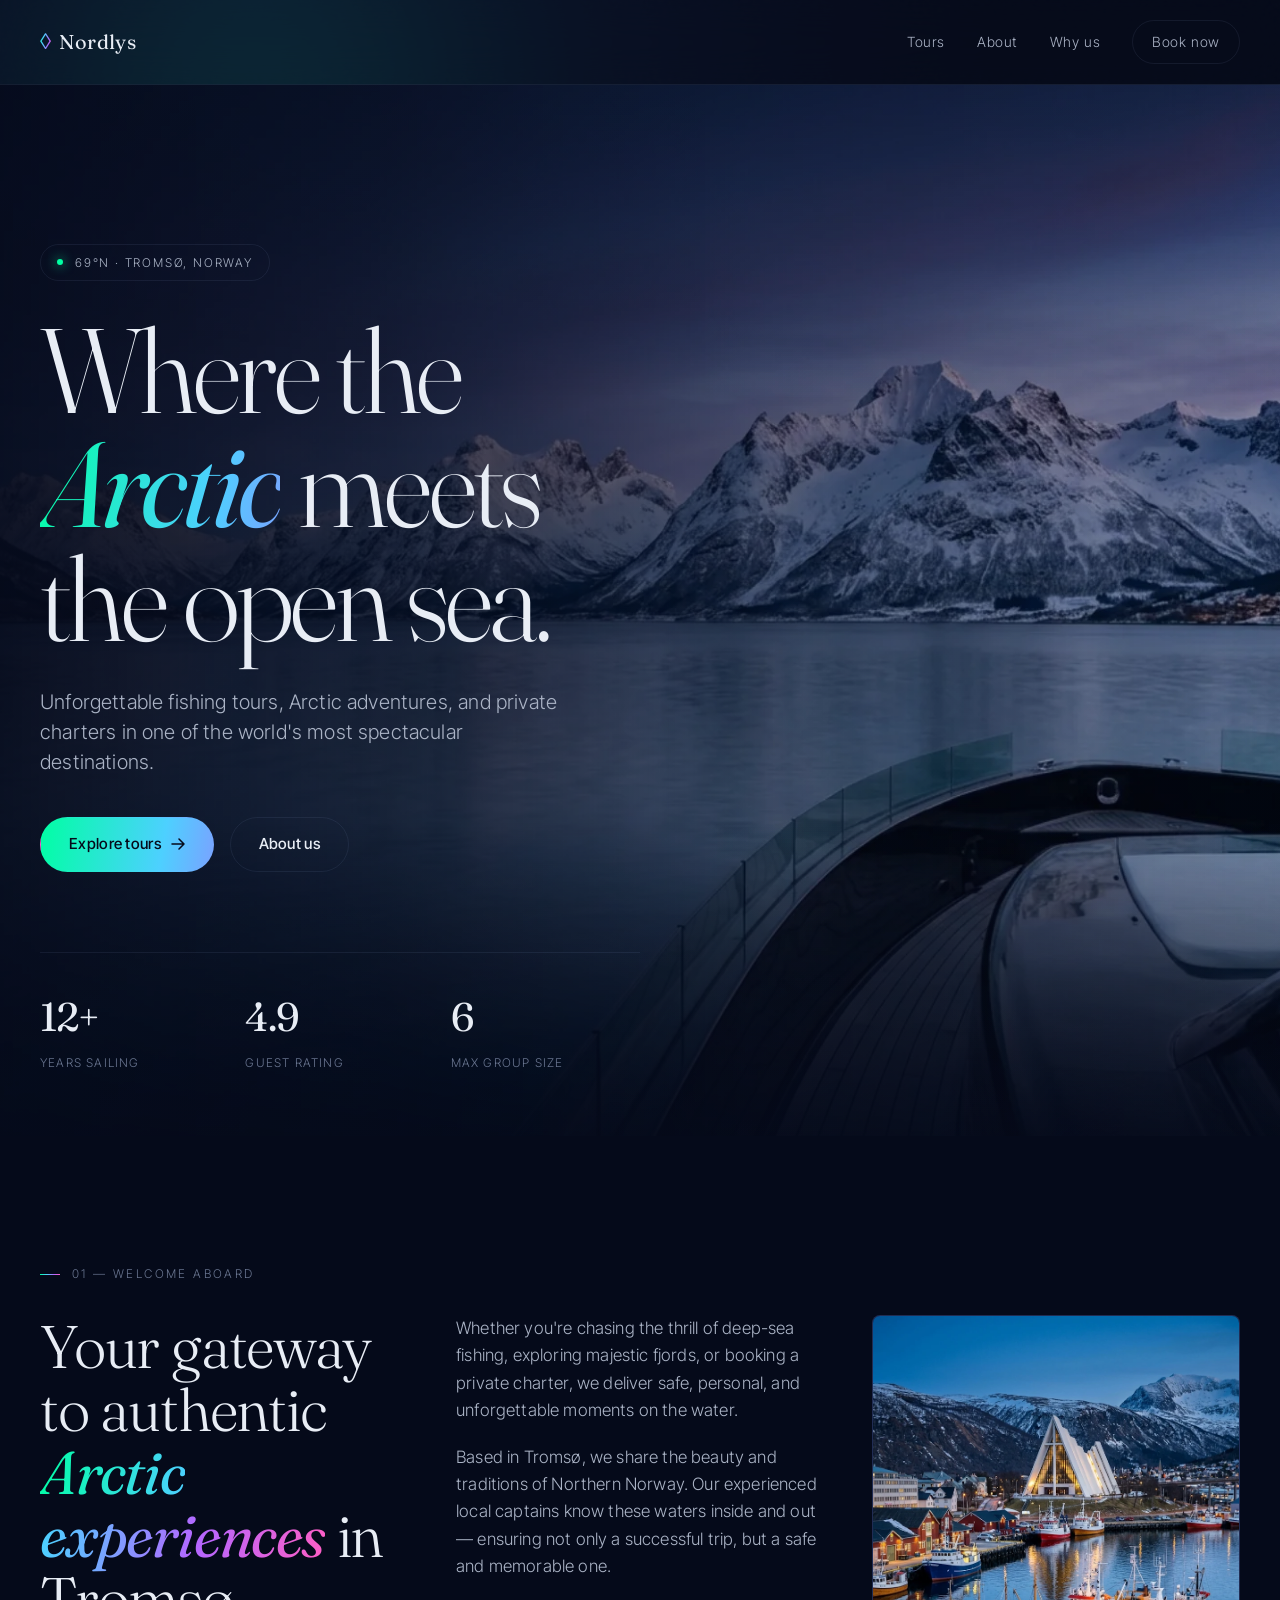
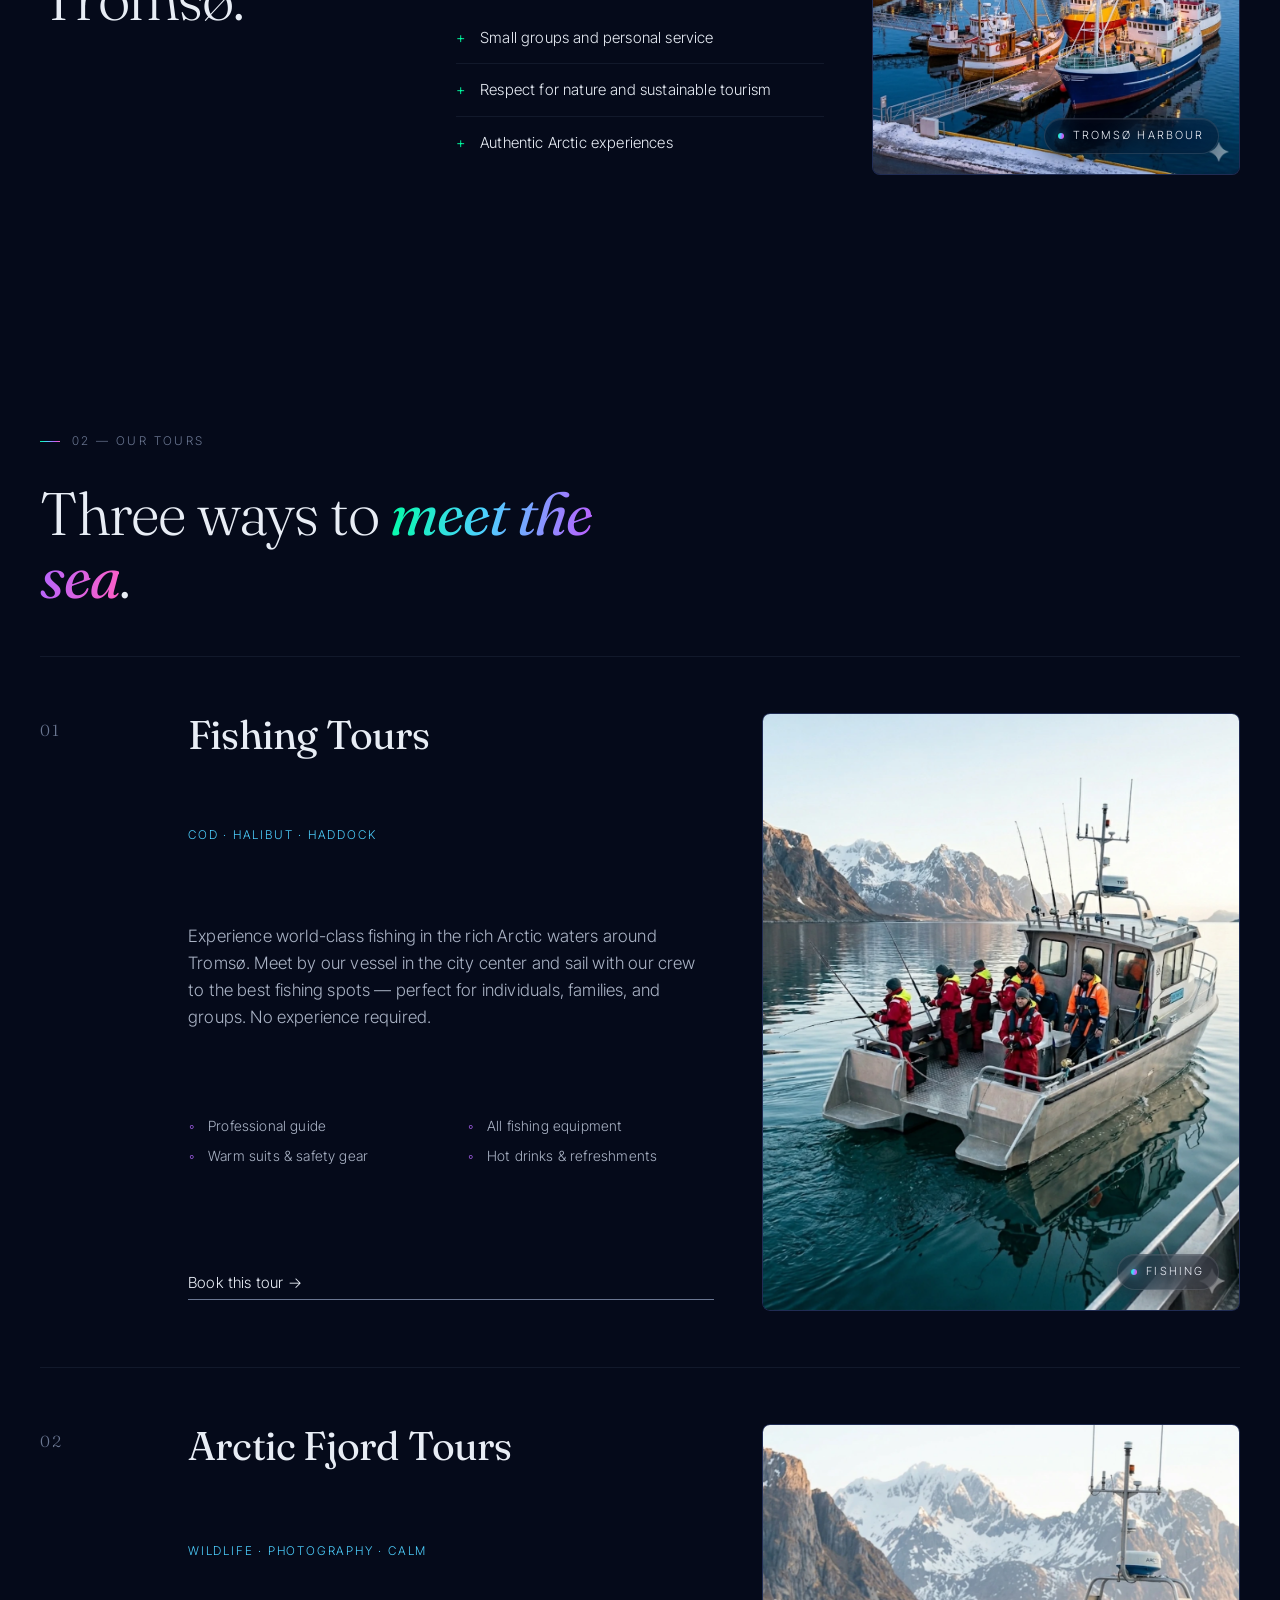
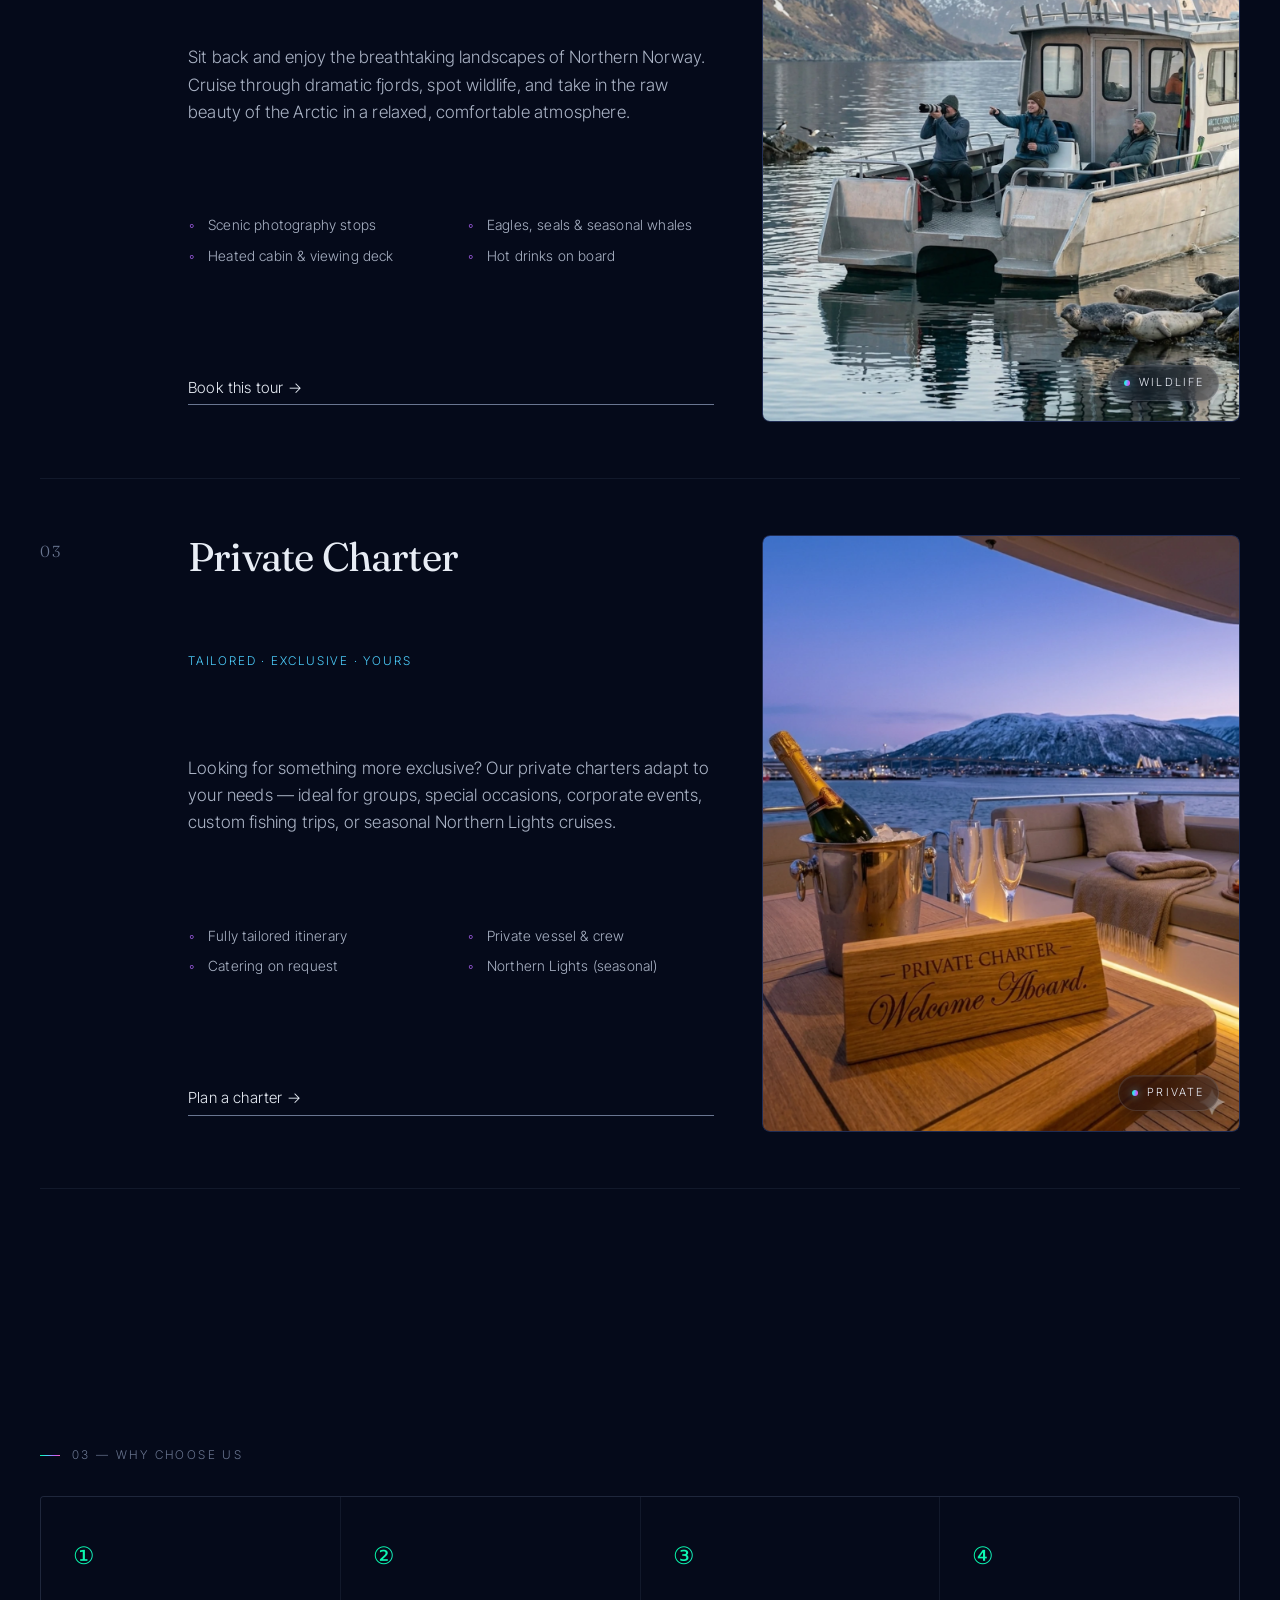
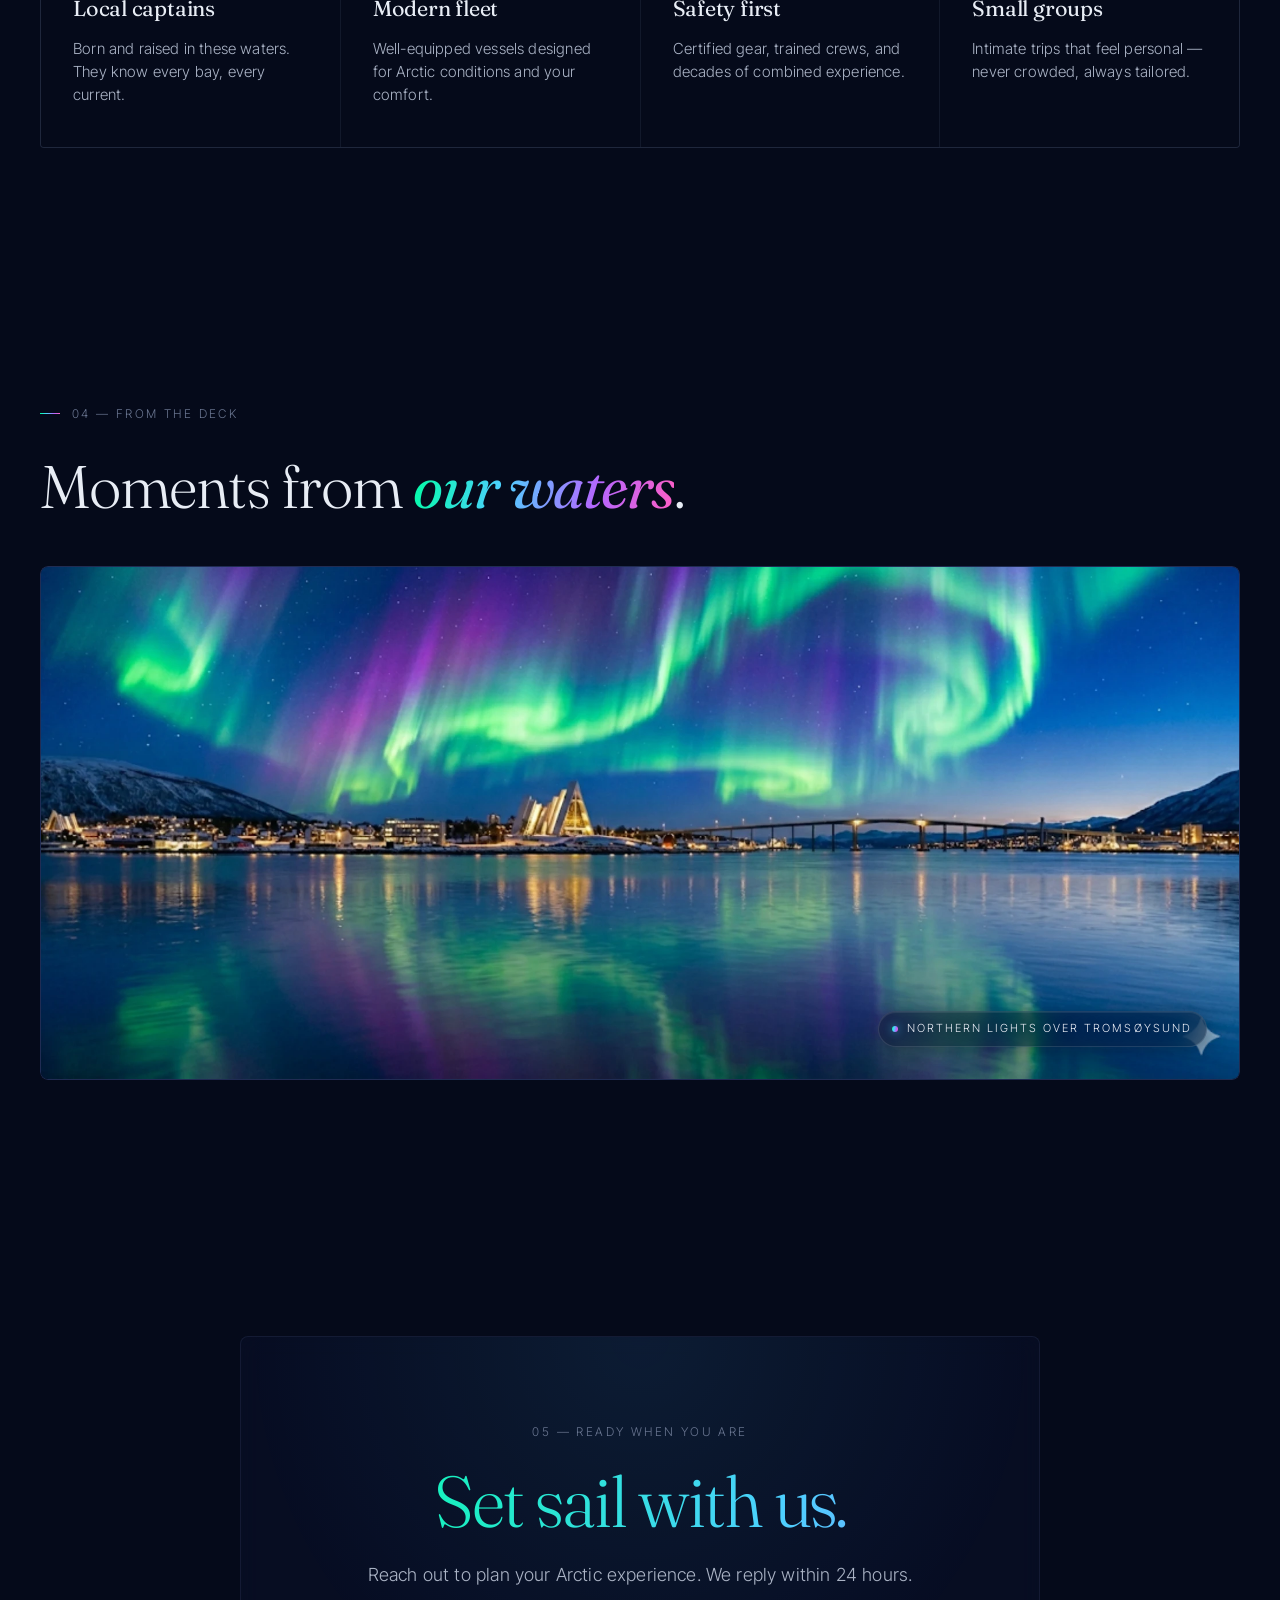
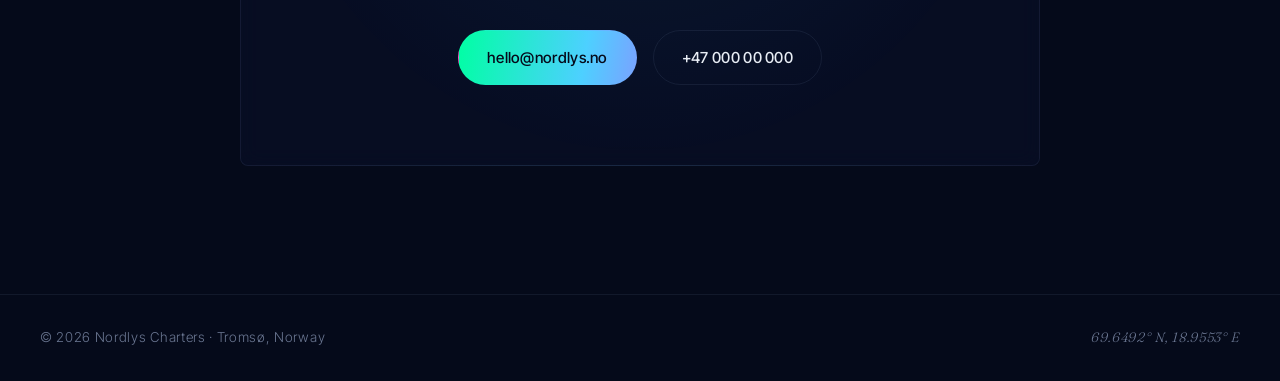
<file: index.html>
<!DOCTYPE html>
<html lang="en">
<head>
<meta charset="UTF-8" />
<meta name="viewport" content="width=device-width, initial-scale=1.0" />
<title>Nordlys Charters — Arctic Fishing & Fjord Tours in Tromsø</title>
<meta name="description" content="Authentic Arctic experiences in Tromsø. Guided fishing tours, fjord cruises, and private charters with experienced local captains." />
<link rel="preconnect" href="https://fonts.googleapis.com">
<link rel="preconnect" href="https://fonts.gstatic.com" crossorigin>
<link href="https://fonts.googleapis.com/css2?family=Fraunces:ital,opsz,wght@0,9..144,300;0,9..144,400;0,9..144,500;1,9..144,300&family=Inter+Tight:wght@300;400;500;600&display=swap" rel="stylesheet">
<link rel="stylesheet" href="styles.css" />
</head>
<body>

<div class="aurora-bg" aria-hidden="true">
  <div class="aurora aurora-1"></div>
  <div class="aurora aurora-2"></div>
  <div class="aurora aurora-3"></div>
  <div class="grain"></div>
</div>

<header class="site-header">
  <a href="#" class="logo">
    <span class="logo-mark">◊</span>
    <span class="logo-text">Nordlys</span>
  </a>
  <nav class="nav-desktop" aria-label="Primary">
    <a href="tours.html">Tours</a>
    <a href="about.html">About</a>
    <a href="#why">Why us</a>
    <a href="#contact" class="nav-cta">Book now</a>
  </nav>
  <button class="nav-toggle" aria-label="Open menu" aria-expanded="false">
    <span></span><span></span>
  </button>
</header>

<nav class="nav-mobile" aria-label="Mobile">
<a href="tours.html">Tours</a>
    <a href="about.html">About</a>
  <a href="#why">Why us</a>
  <a href="#contact">Book now</a>
</nav>

<main>

  <section class="hero">
    <div class="hero-bg">
      <img src="img/Tromso_hero.webp" alt="Arctic fjord near Tromsø" />
      <div class="hero-bg-overlay"></div>
    </div>

    <div class="hero-content">
      <div class="hero-text">
        <div class="hero-meta">
          <span class="dot"></span>
          <span>69°N · Tromsø, Norway</span>
        </div>
        <h1 class="hero-title">
          <span class="line">Where the</span>
          <span class="line"><em>Arctic</em> meets</span>
          <span class="line">the open sea.</span>
        </h1>
        <p class="hero-sub">
          Unforgettable fishing tours, Arctic adventures, and private charters
          in one of the world's most spectacular destinations.
        </p>
        <div class="hero-actions">
          <a href="tours.html" class="btn btn-primary">
            Explore tours
            <svg width="14" height="14" viewBox="0 0 14 14" fill="none"><path d="M1 7h12m0 0L8 2m5 5L8 12" stroke="currentColor" stroke-width="1.5" stroke-linecap="round"/></svg>
          </a>
          <a href="about.html" class="btn btn-ghost">About us</a>
        </div>
      </div>

      <div class="hero-stats">
        <div><strong>12+</strong><span>Years sailing</span></div>
        <div><strong>4.9</strong><span>Guest rating</span></div>
        <div><strong>6</strong><span>Max group size</span></div>
      </div>
    </div>
  </section>

  <section class="intro" id="about">
    <div class="section-label">01 — Welcome aboard</div>
    <div class="intro-grid">
      <h2 class="intro-heading">
        Your gateway to authentic <em>Arctic experiences</em> in Tromsø.
      </h2>
      <div class="intro-body">
        <p>
          Whether you're chasing the thrill of deep-sea fishing, exploring
          majestic fjords, or booking a private charter, we deliver safe,
          personal, and unforgettable moments on the water.
        </p>
        <p>
          Based in Tromsø, we share the beauty and traditions of Northern
          Norway. Our experienced local captains know these waters inside
          and out — ensuring not only a successful trip, but a safe and
          memorable one.
        </p>
        <ul class="values">
          <li>Small groups and personal service</li>
          <li>Respect for nature and sustainable tourism</li>
          <li>Authentic Arctic experiences</li>
        </ul>
      </div>
  <figure class="intro-image">
  <div class="img-placeholder">
    <img src="img/tromso_harbour.webp" alt="Tromsø Harbour" class="img-real">
    <span class="img-label">Tromsø Harbour</span>
  </div>
</figure>
    </div>
  </section>

  <section class="tours" id="tours">
    <div class="section-label">02 — Our tours</div>
    <h2 class="tours-heading">Three ways to <em>meet the sea</em>.</h2>

    <div class="tour-list">

      <article class="tour" data-tour="01">
        <div class="tour-num">01</div>
     <figure class="tour-visual">
  <div class="img-placeholder">
    <picture>
      <source media="(min-width: 1200px)" srcset="img/fishing-tour.webp">
      <img src="img/fishing-tour-169.webp" alt="Fishing tour" class="img-real">
    </picture>
    <span class="img-label">Fishing</span>
  </div>
</figure>
        <div class="tour-content">
          <h3>Fishing Tours</h3>
          <p class="tour-tag">Cod · Halibut · Haddock</p>
          <p class="tour-desc">
            Experience world-class fishing in the rich Arctic waters around
            Tromsø. Meet by our vessel in the city center and sail with our
            crew to the best fishing spots — perfect for individuals,
            families, and groups. No experience required.
          </p>
          <ul class="tour-included">
            <li>Professional guide</li>
            <li>All fishing equipment</li>
            <li>Warm suits & safety gear</li>
            <li>Hot drinks & refreshments</li>
          </ul>
          <a href="#contact" class="tour-link">Book this tour →</a>
        </div>
      </article>

      <article class="tour" data-tour="02">
        <div class="tour-num">02</div>
         <figure class="tour-visual">
  <div class="img-placeholder">
    <picture>
      <source media="(min-width: 1200px)" srcset="img/arctic-fjord.webp">
      <img src="img/arctic-fjord-169.webp" alt="Fishing tour" class="img-real">
    </picture>
    <span class="img-label">wildlife</span>
  </div>
</figure>
        <div class="tour-content">
          <h3>Arctic Fjord Tours</h3>
          <p class="tour-tag">Wildlife · Photography · Calm</p>
          <p class="tour-desc">
            Sit back and enjoy the breathtaking landscapes of Northern
            Norway. Cruise through dramatic fjords, spot wildlife, and take
            in the raw beauty of the Arctic in a relaxed, comfortable
            atmosphere.
          </p>
          <ul class="tour-included">
            <li>Scenic photography stops</li>
            <li>Eagles, seals & seasonal whales</li>
            <li>Heated cabin & viewing deck</li>
            <li>Hot drinks on board</li>
          </ul>
          <a href="#contact" class="tour-link">Book this tour →</a>
        </div>
      </article>

      <article class="tour" data-tour="03">
        <div class="tour-num">03</div>
         <figure class="tour-visual">
  <div class="img-placeholder">
    <picture>
      <source media="(min-width: 1200px)" srcset="img/private-charter.webp">
      <img src="img/private-tour-169.webp" alt="private charter boat" class="img-real">
    </picture>
    <span class="img-label">private</span>
  </div>
</figure>
        <div class="tour-content">
          <h3>Private Charter</h3>
          <p class="tour-tag">Tailored · Exclusive · Yours</p>
          <p class="tour-desc">
            Looking for something more exclusive? Our private charters
            adapt to your needs — ideal for groups, special occasions,
            corporate events, custom fishing trips, or seasonal Northern
            Lights cruises.
          </p>
          <ul class="tour-included">
            <li>Fully tailored itinerary</li>
            <li>Private vessel & crew</li>
            <li>Catering on request</li>
            <li>Northern Lights (seasonal)</li>
          </ul>
          <a href="#contact" class="tour-link">Plan a charter →</a>
        </div>
      </article>

    </div>
  </section>

  <section class="why" id="why">
    <div class="section-label">03 — Why choose us</div>
    <div class="why-grid">
      <div class="why-card">
        <span class="why-num">①</span>
        <h4>Local captains</h4>
        <p>Born and raised in these waters. They know every bay, every current.</p>
      </div>
      <div class="why-card">
        <span class="why-num">②</span>
        <h4>Modern fleet</h4>
        <p>Well-equipped vessels designed for Arctic conditions and your comfort.</p>
      </div>
      <div class="why-card">
        <span class="why-num">③</span>
        <h4>Safety first</h4>
        <p>Certified gear, trained crews, and decades of combined experience.</p>
      </div>
      <div class="why-card">
        <span class="why-num">④</span>
        <h4>Small groups</h4>
        <p>Intimate trips that feel personal — never crowded, always tailored.</p>
      </div>
    </div>
  </section>

  <section class="gallery">
    <div class="section-label">04 — From the deck</div>
    <h2 class="gallery-heading">
      Moments from <em>our waters</em>.
    </h2>
    <figure class="gallery-wide">
      <div class="img-placeholder" data-aurora="5">
        <img src="img/aurora.webp" alt="Aurora over tromso" class="img-real">
        <span class="img-label">Northern Lights over Tromsøysund</span>
      </div>
    </figure>
  </section>

  <section class="cta" id="contact">
    <div class="cta-inner">
      <p class="section-label">05 — Ready when you are</p>
      <h2>Set sail with us.</h2>
      <p class="cta-sub">
        Reach out to plan your Arctic experience.
        We reply within 24 hours.
      </p>
      <div class="cta-actions">
        <a href="mailto:hello@nordlys.no" class="btn btn-primary">hello@nordlys.no</a>
        <a href="tel:+4700000000" class="btn btn-ghost">+47 000 00 000</a>
      </div>
    </div>
  </section>

</main>

<footer class="site-footer">
  <div class="footer-row">
    <span>© 2026 Nordlys Charters · Tromsø, Norway</span>
    <span class="footer-coords">69.6492° N, 18.9553° E</span>
  </div>
</footer>

<script>
  const toggle = document.querySelector('.nav-toggle');
  const mobileNav = document.querySelector('.nav-mobile');
  toggle.addEventListener('click', () => {
    const open = mobileNav.classList.toggle('open');
    toggle.classList.toggle('open', open);
    toggle.setAttribute('aria-expanded', open);
  });
  mobileNav.querySelectorAll('a').forEach(a => {
    a.addEventListener('click', () => {
      mobileNav.classList.remove('open');
      toggle.classList.remove('open');
      toggle.setAttribute('aria-expanded', false);
    });
  });
</script>

</body>
</html>
</file>
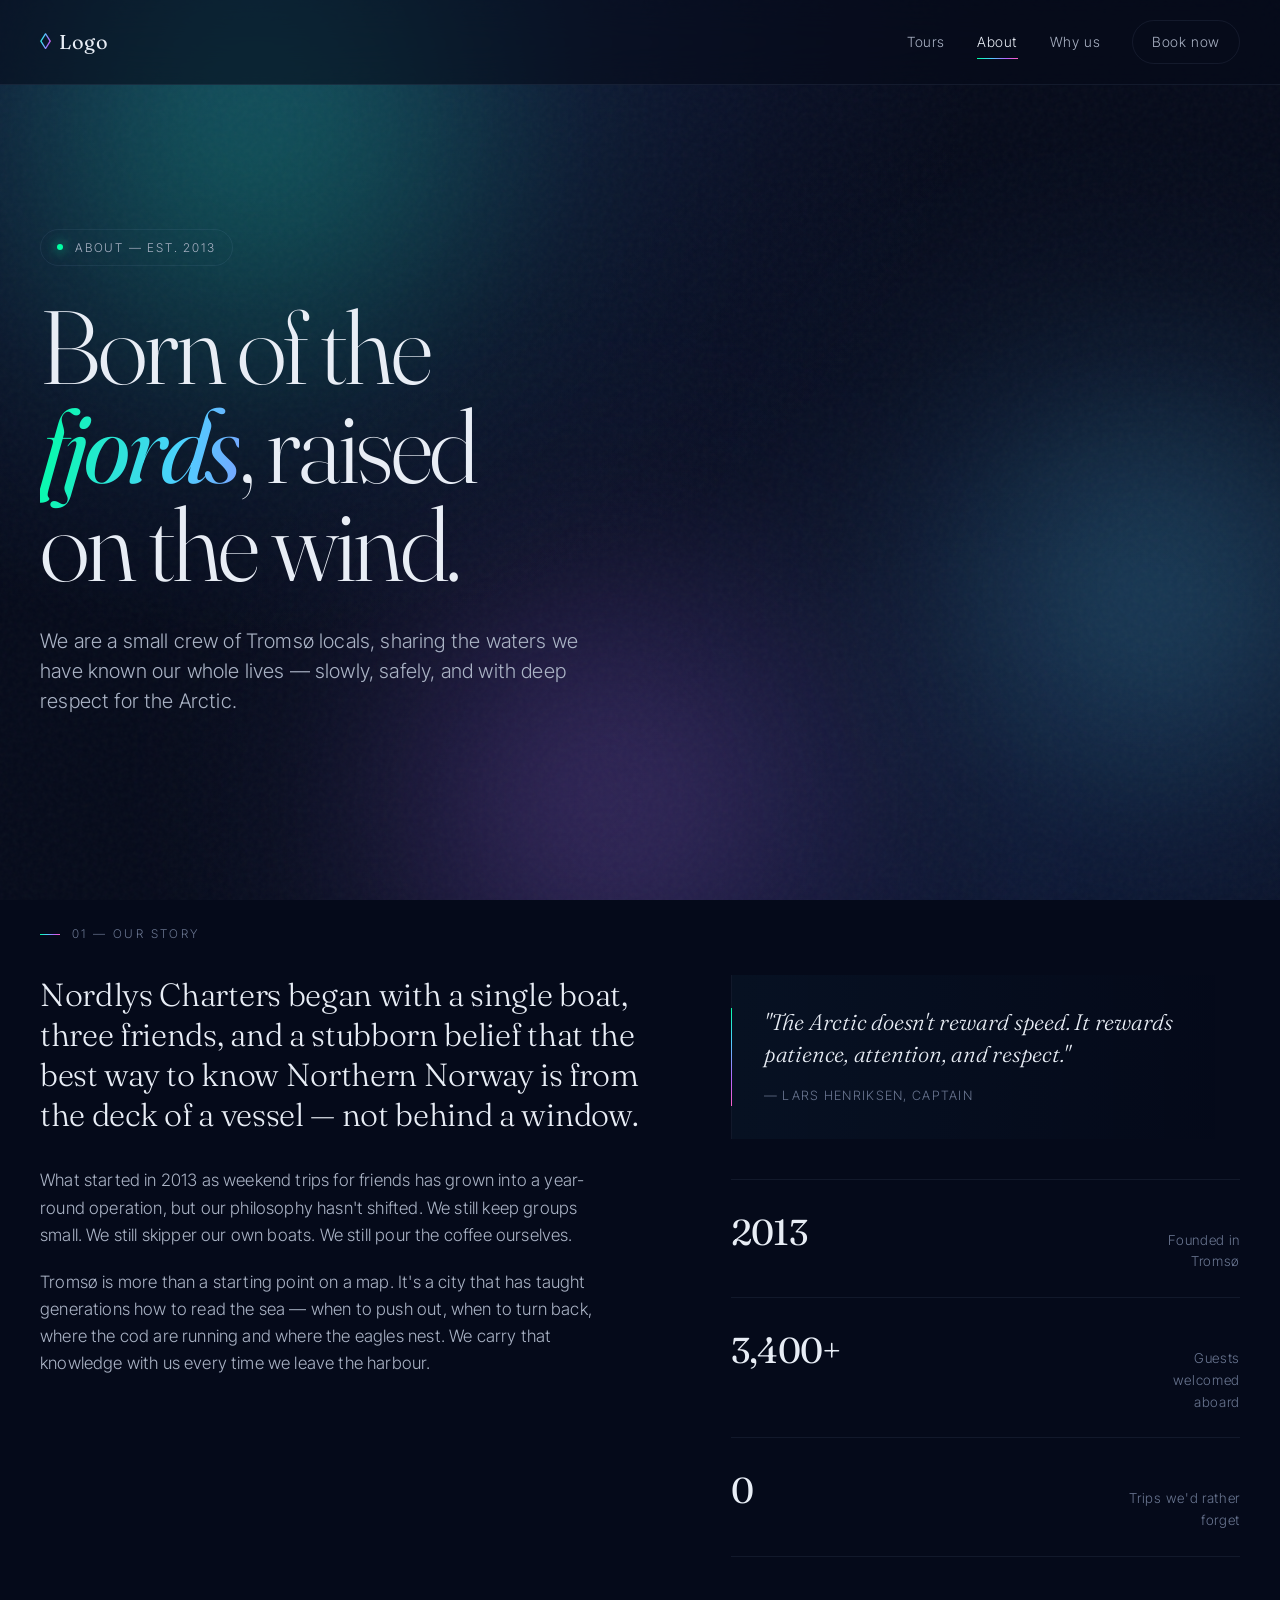
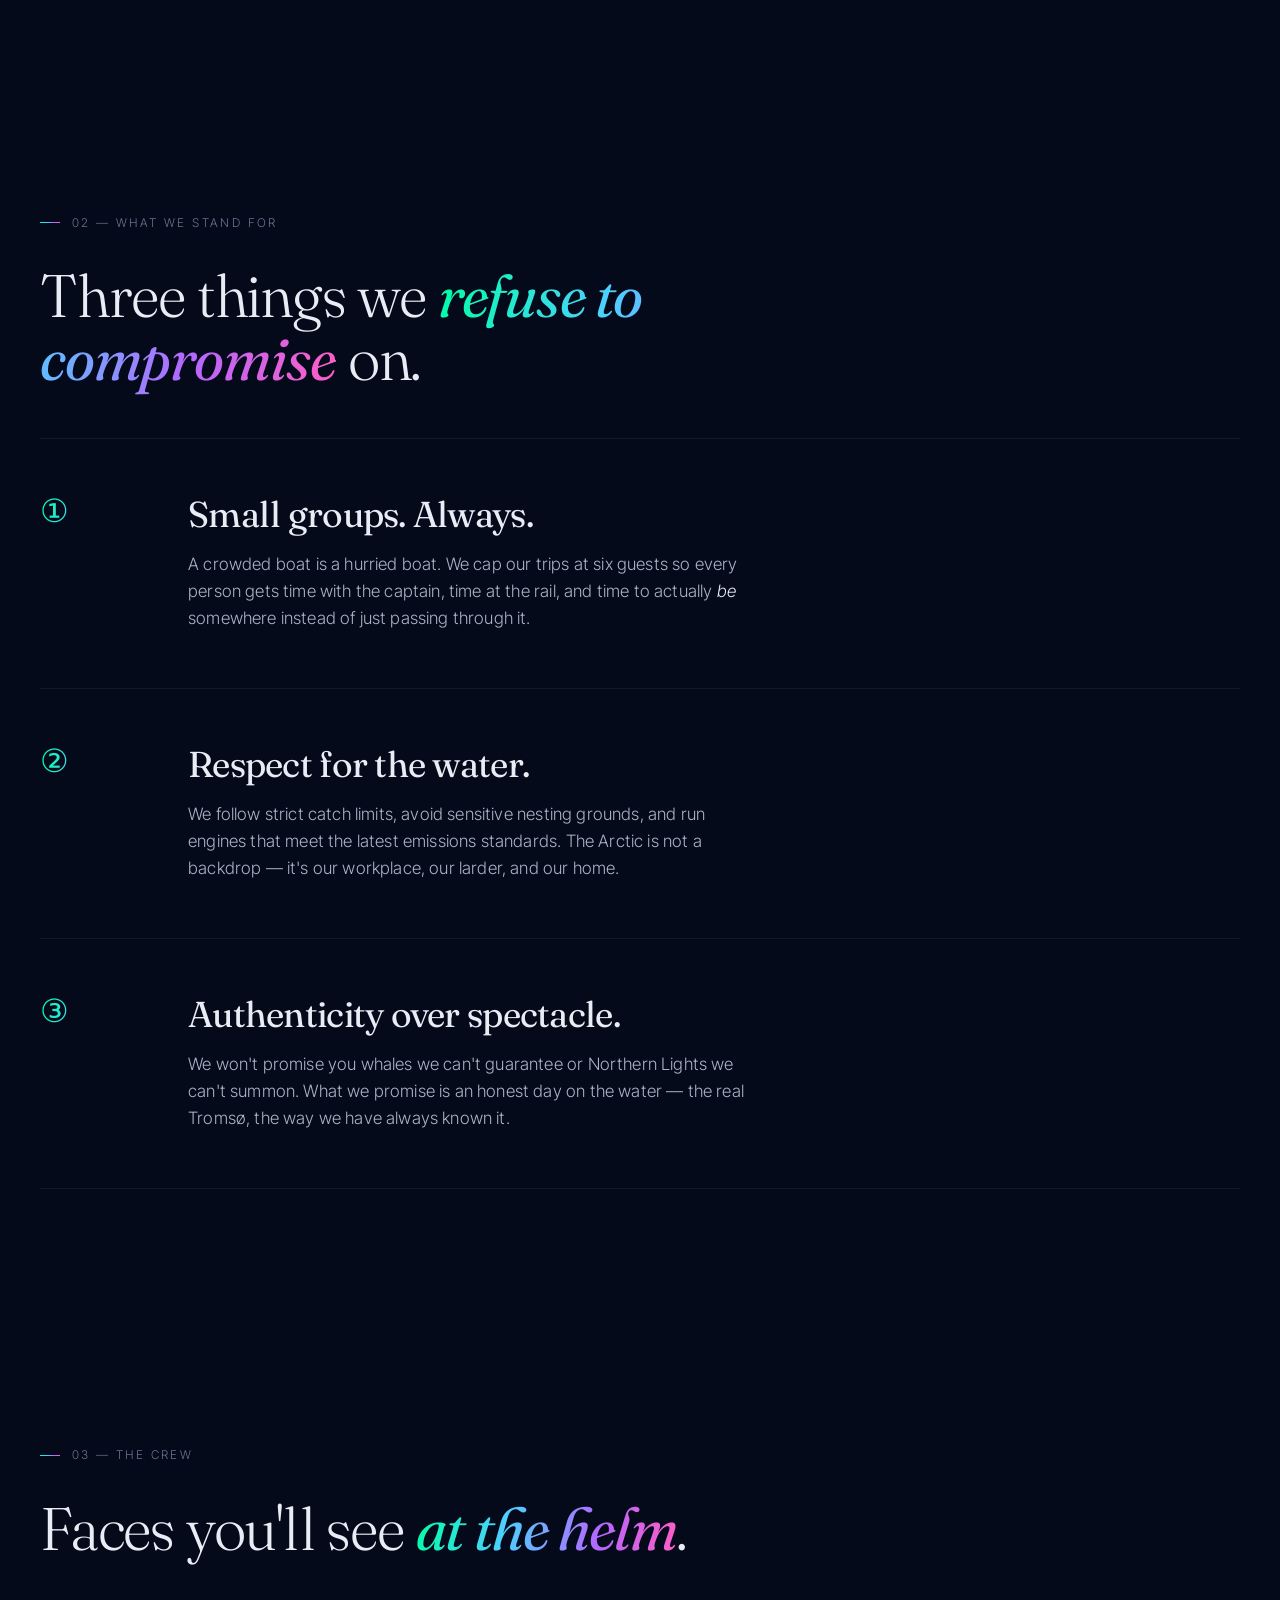
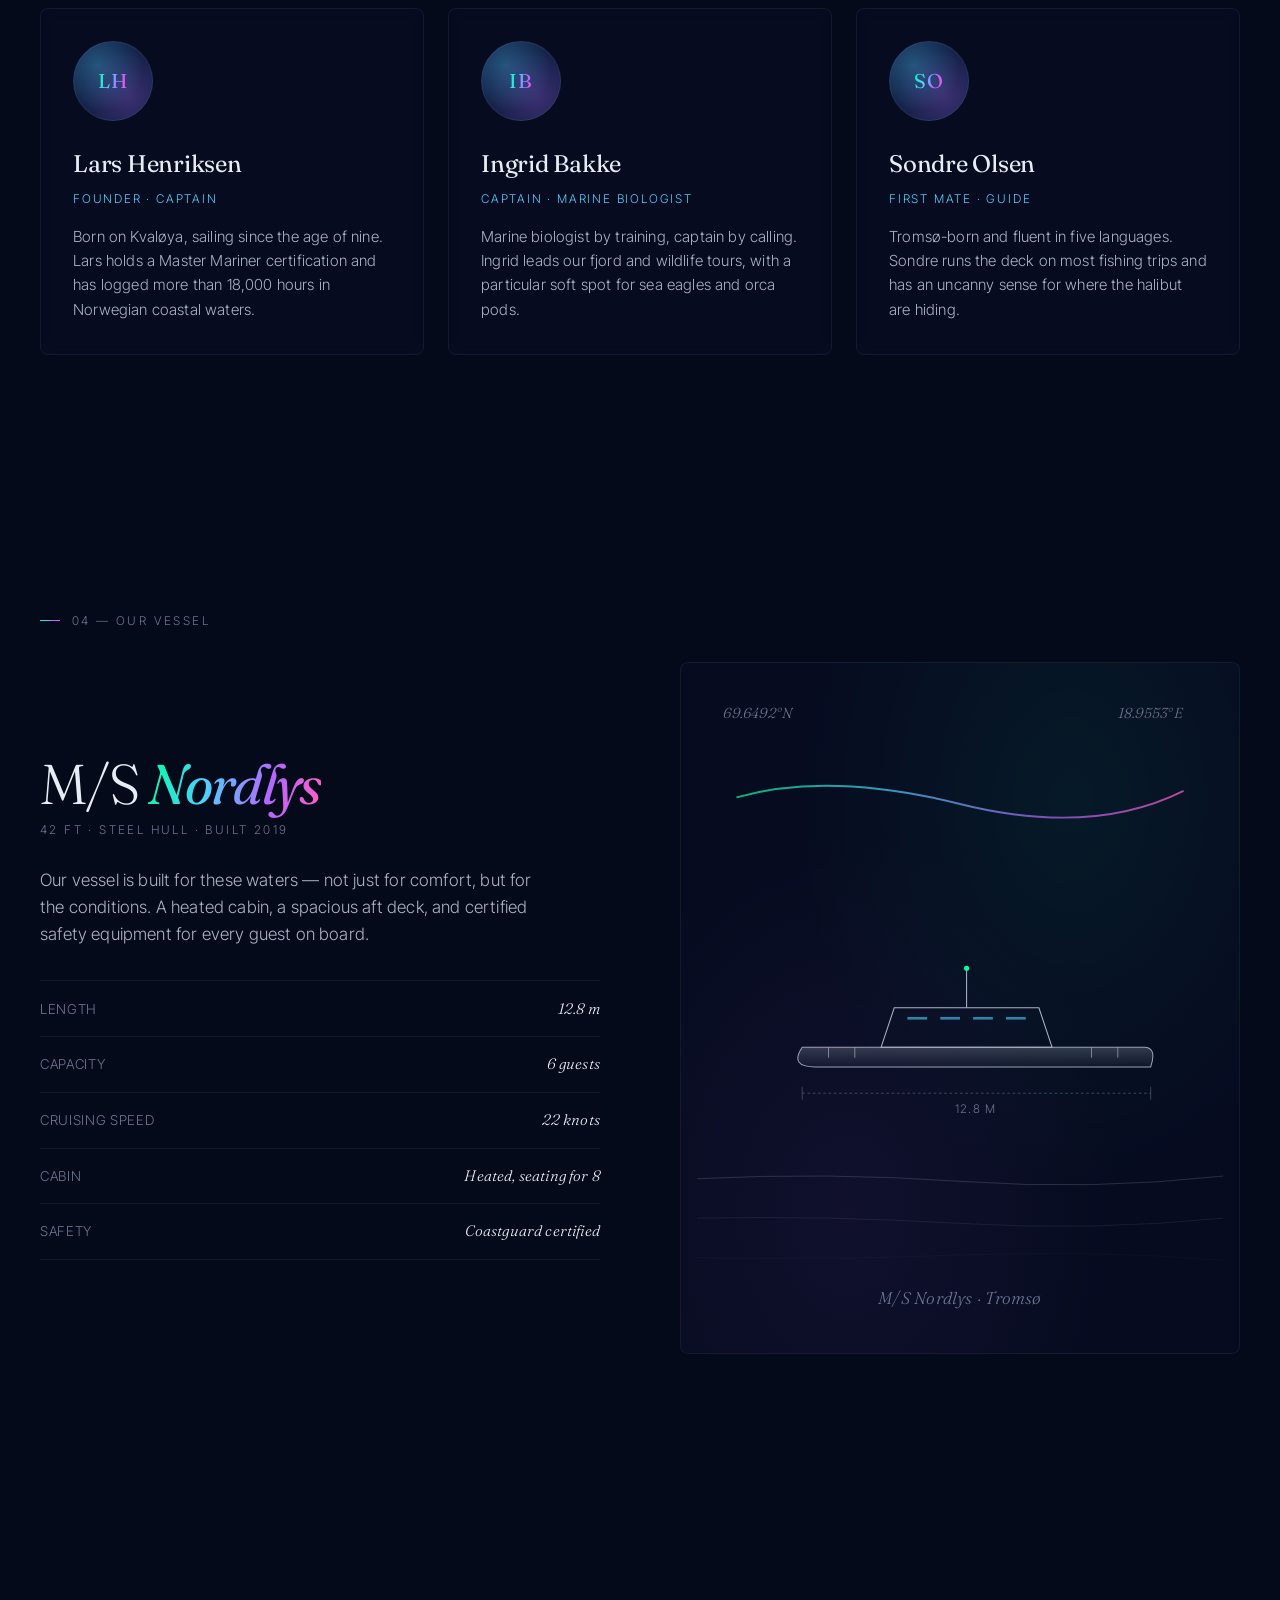
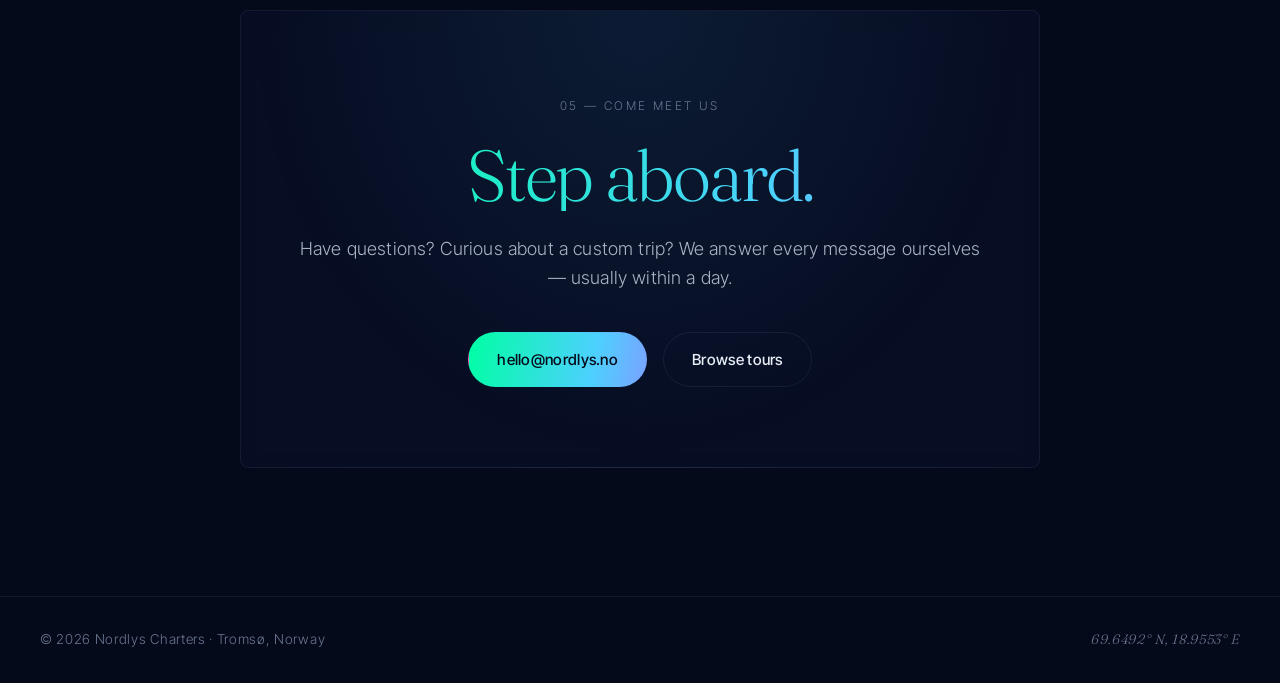
<file: about.html>
<!DOCTYPE html>
<html lang="en">
<head>
<meta charset="UTF-8" />
<meta name="viewport" content="width=device-width, initial-scale=1.0" />
<title>About Us — Boat Charters · Tromsø</title>
<meta name="description" content="Meet the crew behind Nordlys Charters. Local Tromsø captains sharing the beauty and traditions of Northern Norway through guided fishing tours and private charters." />
<link rel="preconnect" href="https://fonts.googleapis.com">
<link rel="preconnect" href="https://fonts.gstatic.com" crossorigin>
<link href="https://fonts.googleapis.com/css2?family=Fraunces:ital,opsz,wght@0,9..144,300;0,9..144,400;0,9..144,500;1,9..144,300&family=Inter+Tight:wght@300;400;500;600&display=swap" rel="stylesheet">
<link rel="stylesheet" href="styles.css" />

</head>
<body>

<div class="aurora-bg" aria-hidden="true">
  <div class="aurora aurora-1"></div>
  <div class="aurora aurora-2"></div>
  <div class="aurora aurora-3"></div>
  <div class="grain"></div>
</div>

<header class="site-header">
  <a href="index.html" class="logo">
    <span class="logo-mark">◊</span>
    <span class="logo-text">Logo</span>
  </a>
  <nav class="nav-desktop" aria-label="Primary">
    <a href="index.html#tours">Tours</a>
    <a href="about.html" class="active">About</a>
    <a href="index.html#why">Why us</a>
    <a href="index.html#contact" class="nav-cta">Book now</a>
  </nav>
  <button class="nav-toggle" aria-label="Open menu" aria-expanded="false">
    <span></span><span></span>
  </button>
</header>

<nav class="nav-mobile" aria-label="Mobile">
  <a href="index.html#tours">Tours</a>
  <a href="about.html">About</a>
  <a href="index.html#why">Why us</a>
  <a href="index.html#contact">Book now</a>
</nav>

<main>

  <!-- ============================================
       PAGE HEADER
       ============================================ -->
  <section class="page-header">
    <div class="page-header-meta">
      <span class="dot"></span>
      <span>About — Est. 2013</span>
    </div>
    <h1 class="page-header-title">
      <span class="line">Born of the</span>
      <span class="line"><em>fjords</em>, raised</span>
      <span class="line">on the wind.</span>
    </h1>
    <p class="page-header-sub">
      We are a small crew of Tromsø locals, sharing the waters
      we have known our whole lives — slowly, safely, and
      with deep respect for the Arctic.
    </p>
  </section>

  <!-- ============================================
       STORY
       ============================================ -->
  <section class="story">
    <div class="section-label">01 — Our story</div>
    <div class="story-grid">
      <div class="story-text">
        <p class="lead">
          Nordlys Charters began with a single boat, three friends,
          and a stubborn belief that the best way to know Northern
          Norway is from the deck of a vessel — not behind a window.
        </p>
        <p>
          What started in 2013 as weekend trips for friends has grown
          into a year-round operation, but our philosophy hasn't
          shifted. We still keep groups small. We still skipper our
          own boats. We still pour the coffee ourselves.
        </p>
        <p>
          Tromsø is more than a starting point on a map. It's a city
          that has taught generations how to read the sea — when to
          push out, when to turn back, where the cod are running and
          where the eagles nest. We carry that knowledge with us
          every time we leave the harbour.
        </p>
      </div>

      <aside class="story-aside">
        <figure class="story-quote">
          <blockquote>
            "The Arctic doesn't reward speed.
            It rewards patience, attention,
            and respect."
          </blockquote>
          <figcaption>— Lars Henriksen, Captain</figcaption>
        </figure>

        <div class="story-facts">
          <div>
            <strong>2013</strong>
            <span>Founded in Tromsø</span>
          </div>
          <div>
            <strong>3,400+</strong>
            <span>Guests welcomed aboard</span>
          </div>
          <div>
            <strong>0</strong>
            <span>Trips we'd rather forget</span>
          </div>
        </div>
      </aside>
    </div>
  </section>

  <!-- ============================================
       VALUES
       ============================================ -->
  <section class="values-section">
    <div class="section-label">02 — What we stand for</div>
    <h2 class="values-heading">
      Three things we <em>refuse to compromise</em> on.
    </h2>

    <div class="values-list">

      <article class="value">
        <div class="value-num">①</div>
        <div class="value-content">
          <h3>Small groups. Always.</h3>
          <p>
            A crowded boat is a hurried boat. We cap our trips at
            six guests so every person gets time with the captain,
            time at the rail, and time to actually <em>be</em>
            somewhere instead of just passing through it.
          </p>
        </div>
      </article>

      <article class="value">
        <div class="value-num">②</div>
        <div class="value-content">
          <h3>Respect for the water.</h3>
          <p>
            We follow strict catch limits, avoid sensitive nesting
            grounds, and run engines that meet the latest emissions
            standards. The Arctic is not a backdrop — it's our
            workplace, our larder, and our home.
          </p>
        </div>
      </article>

      <article class="value">
        <div class="value-num">③</div>
        <div class="value-content">
          <h3>Authenticity over spectacle.</h3>
          <p>
            We won't promise you whales we can't guarantee or
            Northern Lights we can't summon. What we promise is an
            honest day on the water — the real Tromsø, the way
            we have always known it.
          </p>
        </div>
      </article>

    </div>
  </section>

  <!-- ============================================
       CREW
       ============================================ -->
  <section class="crew">
    <div class="section-label">03 — The crew</div>
    <h2 class="crew-heading">
      Faces you'll see <em>at the helm</em>.
    </h2>

    <div class="crew-grid">

      <article class="crew-card">
        <div class="crew-portrait">
          <span class="crew-initials">LH</span>
        </div>
        <div class="crew-info">
          <h4>Lars Henriksen</h4>
          <p class="crew-role">Founder · Captain</p>
          <p class="crew-bio">
            Born on Kvaløya, sailing since the age of nine. Lars
            holds a Master Mariner certification and has logged
            more than 18,000 hours in Norwegian coastal waters.
          </p>
        </div>
      </article>

      <article class="crew-card">
        <div class="crew-portrait">
          <span class="crew-initials">IB</span>
        </div>
        <div class="crew-info">
          <h4>Ingrid Bakke</h4>
          <p class="crew-role">Captain · Marine Biologist</p>
          <p class="crew-bio">
            Marine biologist by training, captain by calling. Ingrid
            leads our fjord and wildlife tours, with a particular
            soft spot for sea eagles and orca pods.
          </p>
        </div>
      </article>

      <article class="crew-card">
        <div class="crew-portrait">
          <span class="crew-initials">SO</span>
        </div>
        <div class="crew-info">
          <h4>Sondre Olsen</h4>
          <p class="crew-role">First Mate · Guide</p>
          <p class="crew-bio">
            Tromsø-born and fluent in five languages. Sondre runs
            the deck on most fishing trips and has an uncanny sense
            for where the halibut are hiding.
          </p>
        </div>
      </article>

    </div>
  </section>

  <!-- ============================================
       VESSEL
       ============================================ -->
  <section class="vessel">
    <div class="section-label">04 — Our vessel</div>
    <div class="vessel-grid">
      <div class="vessel-text">
        <h2>M/S <em>Nordlys</em></h2>
        <p class="vessel-tag">42 ft · Steel hull · Built 2019</p>
        <p>
          Our vessel is built for these waters — not just for
          comfort, but for the conditions. A heated cabin, a
          spacious aft deck, and certified safety equipment for
          every guest on board.
        </p>
        <ul class="vessel-specs">
          <li><span>Length</span><span>12.8 m</span></li>
          <li><span>Capacity</span><span>6 guests</span></li>
          <li><span>Cruising speed</span><span>22 knots</span></li>
          <li><span>Cabin</span><span>Heated, seating for 8</span></li>
          <li><span>Safety</span><span>Coastguard certified</span></li>
        </ul>
      </div>

      <div class="vessel-visual" aria-hidden="true">
        <svg viewBox="0 0 400 500" xmlns="http://www.w3.org/2000/svg">
          <defs>
            <linearGradient id="auroraLine" x1="0%" y1="0%" x2="100%" y2="0%">
              <stop offset="0%" stop-color="#00ffa3"/>
              <stop offset="35%" stop-color="#4dd0ff"/>
              <stop offset="70%" stop-color="#b566ff"/>
              <stop offset="100%" stop-color="#ff5ec4"/>
            </linearGradient>
            <linearGradient id="hullGrad" x1="0%" y1="0%" x2="0%" y2="100%">
              <stop offset="0%" stop-color="#aab3c5" stop-opacity="0.3"/>
              <stop offset="100%" stop-color="#aab3c5" stop-opacity="0.05"/>
            </linearGradient>
          </defs>

          <!-- Coordinate marks -->
          <text x="20" y="30" fill="#6a7691" font-family="Fraunces" font-size="11" font-style="italic">69.6492°N</text>
          <text x="320" y="30" fill="#6a7691" font-family="Fraunces" font-size="11" font-style="italic">18.9553°E</text>

          <!-- Aurora line -->
          <path d="M 30 90 Q 100 70 200 95 T 370 85" stroke="url(#auroraLine)" stroke-width="1.5" fill="none" opacity="0.7"/>

          <!-- Vessel silhouette (technical drawing style) -->
          <g transform="translate(60, 200)">
            <!-- Hull -->
            <path d="M 20 80 L 280 80 Q 290 80 285 95 L 30 95 Q 10 95 20 80 Z"
                  fill="url(#hullGrad)" stroke="#aab3c5" stroke-width="0.8" opacity="0.9"/>

            <!-- Cabin -->
            <path d="M 90 50 L 200 50 L 210 80 L 80 80 Z"
                  fill="none" stroke="#aab3c5" stroke-width="0.8"/>

            <!-- Windows -->
            <line x1="100" y1="58" x2="115" y2="58" stroke="#4dd0ff" stroke-width="2" opacity="0.6"/>
            <line x1="125" y1="58" x2="140" y2="58" stroke="#4dd0ff" stroke-width="2" opacity="0.6"/>
            <line x1="150" y1="58" x2="165" y2="58" stroke="#4dd0ff" stroke-width="2" opacity="0.6"/>
            <line x1="175" y1="58" x2="190" y2="58" stroke="#4dd0ff" stroke-width="2" opacity="0.6"/>

            <!-- Mast -->
            <line x1="145" y1="50" x2="145" y2="20" stroke="#aab3c5" stroke-width="0.8"/>
            <circle cx="145" cy="20" r="2" fill="#00ffa3"/>

            <!-- Deck details -->
            <line x1="40" y1="80" x2="40" y2="88" stroke="#aab3c5" stroke-width="0.5"/>
            <line x1="60" y1="80" x2="60" y2="88" stroke="#aab3c5" stroke-width="0.5"/>
            <line x1="240" y1="80" x2="240" y2="88" stroke="#aab3c5" stroke-width="0.5"/>
            <line x1="260" y1="80" x2="260" y2="88" stroke="#aab3c5" stroke-width="0.5"/>

            <!-- Measurement line -->
            <line x1="20" y1="115" x2="285" y2="115" stroke="#6a7691" stroke-width="0.4" stroke-dasharray="2,2"/>
            <line x1="20" y1="110" x2="20" y2="120" stroke="#6a7691" stroke-width="0.4"/>
            <line x1="285" y1="110" x2="285" y2="120" stroke="#6a7691" stroke-width="0.4"/>
            <text x="152" y="130" fill="#6a7691" font-family="Inter Tight" font-size="9" text-anchor="middle" letter-spacing="1">12.8 M</text>
          </g>

          <!-- Water lines -->
          <path d="M 0 380 Q 100 375 200 382 T 400 378" stroke="#aab3c5" stroke-width="0.4" fill="none" opacity="0.4"/>
          <path d="M 0 410 Q 100 408 200 414 T 400 410" stroke="#aab3c5" stroke-width="0.3" fill="none" opacity="0.25"/>
          <path d="M 0 440 Q 100 442 200 438 T 400 442" stroke="#aab3c5" stroke-width="0.2" fill="none" opacity="0.15"/>

          <!-- Bottom label -->
          <text x="200" y="475" fill="#6a7691" font-family="Fraunces" font-style="italic" font-size="13" text-anchor="middle">M/S Nordlys · Tromsø</text>
        </svg>
      </div>
    </div>
  </section>

  <!-- ============================================
       CTA
       ============================================ -->
  <section class="cta">
    <div class="cta-inner">
      <p class="section-label">05 — Come meet us</p>
      <h2>Step aboard.</h2>
      <p class="cta-sub">
        Have questions? Curious about a custom trip?
        We answer every message ourselves — usually within a day.
      </p>
      <div class="cta-actions">
        <a href="mailto:hello@nordlys.no" class="btn btn-primary">hello@nordlys.no</a>
        <a href="index.html#tours" class="btn btn-ghost">Browse tours</a>
      </div>
    </div>
  </section>

</main>

<footer class="site-footer">
  <div class="footer-row">
    <span>© 2026 Nordlys Charters · Tromsø, Norway</span>
    <span class="footer-coords">69.6492° N, 18.9553° E</span>
  </div>
</footer>

<script>
  const toggle = document.querySelector('.nav-toggle');
  const mobileNav = document.querySelector('.nav-mobile');
  toggle.addEventListener('click', () => {
    const open = mobileNav.classList.toggle('open');
    toggle.classList.toggle('open', open);
    toggle.setAttribute('aria-expanded', open);
  });
  mobileNav.querySelectorAll('a').forEach(a => {
    a.addEventListener('click', () => {
      mobileNav.classList.remove('open');
      toggle.classList.remove('open');
      toggle.setAttribute('aria-expanded', false);
    });
  });
</script>

</body>
</html>
</file>
<file: styles.css>
/* ============================================
   NORDLYS — ARCTIC TOURS
   Dark navy · light grey · aurora gradient accents
   Mobile-first
   ============================================ */

:root {
  /* Core palette — deep night sky */
  --navy-deep: #050a1a;
  --navy: #0a1330;
  --navy-soft: #131e44;
  --navy-line: rgba(180, 200, 255, 0.08);

  /* Text — bright cool grey */
  --text: #e8edf5;
  --text-soft: #aab3c5;
  --text-mute: #6a7691;

  /* Aurora gradient stops */
  --aurora-1: #00ffa3;   /* mint green */
  --aurora-2: #4dd0ff;   /* arctic blue */
  --aurora-3: #b566ff;   /* violet */
  --aurora-4: #ff5ec4;   /* magenta whisper */

  --aurora-gradient: linear-gradient(
    100deg,
    var(--aurora-1) 0%,
    var(--aurora-2) 35%,
    var(--aurora-3) 70%,
    var(--aurora-4) 100%
  );

  /* Type */
  --font-display: 'Fraunces', 'Times New Roman', serif;
  --font-body: 'Inter Tight', -apple-system, sans-serif;

  /* Spacing */
  --gutter: clamp(1.25rem, 5vw, 2.5rem);
  --section: clamp(4rem, 12vw, 8rem);

  /* Motion */
  --ease: cubic-bezier(0.22, 1, 0.36, 1);
}

* {
  box-sizing: border-box;
  margin: 0;
  padding: 0;
}

html {
  scroll-behavior: smooth;
  overflow-x: hidden;
}

body {
  background: var(--navy-deep);
  color: var(--text);
  font-family: var(--font-body);
  font-weight: 300;
  font-size: 16px;
  line-height: 1.6;
  letter-spacing: 0.01em;
  overflow-x: hidden;
  min-height: 100vh;
  position: relative;
}

::selection {
  background: var(--aurora-2);
  color: var(--navy-deep);
}

img { max-width: 100%; display: block; }
a { color: inherit; text-decoration: none; }

/* ============================================
   AURORA BACKGROUND
   ============================================ */

.aurora-bg {
  position: fixed;
  inset: 0;
  z-index: -1;
  overflow: hidden;
  pointer-events: none;
  background:
    radial-gradient(ellipse at 20% 0%, var(--navy-soft) 0%, transparent 50%),
    radial-gradient(ellipse at 80% 100%, var(--navy) 0%, transparent 60%),
    var(--navy-deep);
}

.aurora {
  position: absolute;
  border-radius: 50%;
  filter: blur(100px);
  opacity: 0.35;
  mix-blend-mode: screen;
  animation: drift 25s var(--ease) infinite alternate;
}

.aurora-1 {
  width: 60vw;
  height: 60vw;
  top: -20vw;
  left: -10vw;
  background: radial-gradient(circle, var(--aurora-1), transparent 60%);
  animation-duration: 30s;
}

.aurora-2 {
  width: 50vw;
  height: 50vw;
  top: 30%;
  right: -15vw;
  background: radial-gradient(circle, var(--aurora-2), transparent 60%);
  animation-duration: 22s;
  animation-delay: -5s;
}

.aurora-3 {
  width: 55vw;
  height: 55vw;
  bottom: -20vw;
  left: 20%;
  background: radial-gradient(circle, var(--aurora-3), transparent 60%);
  animation-duration: 28s;
  animation-delay: -10s;
}

@keyframes drift {
  0%   { transform: translate(0, 0) scale(1); }
  50%  { transform: translate(5vw, -3vh) scale(1.1); }
  100% { transform: translate(-3vw, 4vh) scale(0.95); }
}

.grain {
  position: absolute;
  inset: 0;
  opacity: 0.04;
  background-image: url("data:image/svg+xml,%3Csvg viewBox='0 0 200 200' xmlns='http://www.w3.org/2000/svg'%3E%3Cfilter id='n'%3E%3CfeTurbulence type='fractalNoise' baseFrequency='0.9' numOctaves='3'/%3E%3C/filter%3E%3Crect width='100%25' height='100%25' filter='url(%23n)'/%3E%3C/svg%3E");
}

/* ============================================
   HEADER
   ============================================ */

.site-header {
  position: sticky;
  top: 0;
  z-index: 50;
  display: flex;
  align-items: center;
  justify-content: space-between;
  padding: 1.25rem var(--gutter);
  backdrop-filter: blur(20px);
  -webkit-backdrop-filter: blur(20px);
  background: rgba(5, 10, 26, 0.6);
  border-bottom: 1px solid var(--navy-line);
}

.logo {
  display: flex;
  align-items: center;
  gap: 0.5rem;
  font-family: var(--font-display);
  font-size: 1.25rem;
  font-weight: 400;
  letter-spacing: 0.02em;
}

.logo-mark {
  background: var(--aurora-gradient);
  -webkit-background-clip: text;
  background-clip: text;
  color: transparent;
  font-size: 1.4rem;
}

.nav-desktop {
  display: none;
  gap: 2rem;
  align-items: center;
}

.nav-desktop a {
  font-size: 0.875rem;
  color: var(--text-soft);
  transition: color 0.3s var(--ease);
  letter-spacing: 0.04em;
}

.nav-desktop a:hover {
  color: var(--text);
}

.nav-cta {
  padding: 0.6rem 1.2rem;
  border: 1px solid var(--navy-line);
  border-radius: 100px;
  position: relative;
  overflow: hidden;
}

.nav-cta::before {
  content: '';
  position: absolute;
  inset: 0;
  background: var(--aurora-gradient);
  opacity: 0;
  transition: opacity 0.4s var(--ease);
  z-index: -1;
}

.nav-cta:hover {
  color: var(--navy-deep) !important;
  border-color: transparent;
}

.nav-cta:hover::before {
  opacity: 1;
}

.nav-toggle {
  background: none;
  border: none;
  cursor: pointer;
  padding: 0.5rem;
  display: flex;
  flex-direction: column;
  gap: 5px;
  width: 40px;
}

.nav-toggle span {
  display: block;
  height: 1px;
  background: var(--text);
  transition: transform 0.3s var(--ease);
}

.nav-toggle.open span:nth-child(1) { transform: translateY(3px) rotate(45deg); }
.nav-toggle.open span:nth-child(2) { transform: translateY(-3px) rotate(-45deg); }

.nav-mobile {
  position: fixed;
  top: 70px;
  left: 0;
  right: 0;
  background: rgba(5, 10, 26, 0.95);
  backdrop-filter: blur(20px);
  -webkit-backdrop-filter: blur(20px);
  display: flex;
  flex-direction: column;
  padding: 0;
  max-height: 0;
  overflow: hidden;
  transition: max-height 0.5s var(--ease);
  z-index: 49;
  border-bottom: 1px solid var(--navy-line);
}

.nav-mobile.open {
  max-height: 400px;
  padding: 1rem var(--gutter) 2rem;
}

.nav-mobile a {
  padding: 1.25rem 0;
  font-family: var(--font-display);
  font-size: 1.5rem;
  border-bottom: 1px solid var(--navy-line);
  color: var(--text);
}

.nav-mobile a:last-child {
  border-bottom: none;
  background: var(--aurora-gradient);
  -webkit-background-clip: text;
  background-clip: text;
  color: transparent;
}

/* ============================================
   HERO
   ============================================ */

.hero {
  position: relative;
  min-height: clamp(620px, 95vh, 900px);
  width: 100%;
  margin-top: -1px;
  overflow: hidden;
  display: flex;
  align-items: flex-end;
}

.hero-bg {
  position: absolute;
  inset: 0;
  z-index: 0;
}

.hero-bg img {
  width: 100%;
  height: 100%;
  object-fit: cover;
  object-position: center;
  filter: saturate(1.05);
  animation: heroZoom 20s var(--ease) forwards;
}

@keyframes heroZoom {
  from { transform: scale(1.08); }
  to   { transform: scale(1); }
}

.hero-bg-overlay {
  position: absolute;
  inset: 0;
  background:
    linear-gradient(
      90deg,
      rgba(5, 10, 26, 0.92) 0%,
      rgba(5, 10, 26, 0.75) 30%,
      rgba(5, 10, 26, 0.45) 60%,
      rgba(5, 10, 26, 0.25) 100%
    ),
    linear-gradient(
      180deg,
      rgba(5, 10, 26, 0.4) 0%,
      transparent 30%,
      transparent 70%,
      rgba(5, 10, 26, 0.85) 100%
    );
}

.hero-content {
  position: relative;
  z-index: 1;
  width: 100%;
  max-width: 1400px;
  margin: 0 auto;
  padding: clamp(6rem, 18vw, 10rem) var(--gutter) clamp(2.5rem, 6vw, 4rem);
  display: flex;
  flex-direction: column;
  gap: 3rem;
}

.hero-text {
  max-width: 700px;
}

/* ============================================
   HERO IMAGE
   ============================================ */

.hero-meta {
  display: inline-flex;
  align-items: center;
  gap: 0.75rem;
  padding: 0.5rem 1rem;
  border: 1px solid var(--navy-line);
  border-radius: 100px;
  font-size: 0.75rem;
  letter-spacing: 0.15em;
  text-transform: uppercase;
  color: var(--text-soft);
  margin-bottom: 2rem;
  animation: fadeUp 0.8s var(--ease) both;
}

.dot {
  width: 6px;
  height: 6px;
  border-radius: 50%;
  background: var(--aurora-1);
  box-shadow: 0 0 12px var(--aurora-1);
  animation: pulse 2s ease-in-out infinite;
}

@keyframes pulse {
  0%, 100% { opacity: 1; transform: scale(1); }
  50% { opacity: 0.5; transform: scale(0.8); }
}

.hero-title {
  font-family: var(--font-display);
  font-weight: 300;
  font-size: clamp(2.75rem, 11vw, 7.5rem);
  line-height: 0.95;
  letter-spacing: -0.03em;
  margin-bottom: 2rem;
}

.hero-title .line {
  display: block;
  opacity: 0;
  animation: fadeUp 1s var(--ease) both;
}

.hero-title .line:nth-child(1) { animation-delay: 0.1s; }
.hero-title .line:nth-child(2) { animation-delay: 0.25s; }
.hero-title .line:nth-child(3) { animation-delay: 0.4s; }

.hero-title em {
  font-style: italic;
  background: var(--aurora-gradient);
  background-size: 200% 200%;
  -webkit-background-clip: text;
  background-clip: text;
  color: transparent;
  animation: shimmer 8s ease infinite;
  font-weight: 400;
}

@keyframes shimmer {
  0%, 100% { background-position: 0% 50%; }
  50% { background-position: 100% 50%; }
}

@keyframes fadeUp {
  from { opacity: 0; transform: translateY(30px); }
  to { opacity: 1; transform: translateY(0); }
}

.hero-sub {
  max-width: 540px;
  font-size: clamp(1rem, 2.5vw, 1.25rem);
  color: var(--text-soft);
  line-height: 1.5;
  margin-bottom: 2.5rem;
  opacity: 0;
  animation: fadeUp 1s var(--ease) 0.55s both;
}

.hero-actions {
  display: flex;
  flex-wrap: wrap;
  gap: 1rem;
  margin-bottom: 0;
  opacity: 0;
  animation: fadeUp 1s var(--ease) 0.7s both;
}

.btn {
  display: inline-flex;
  align-items: center;
  justify-content: center;
  gap: 0.6rem;
  padding: 0.9rem 1.75rem;
  border-radius: 100px;
  font-size: 0.95rem;
  font-weight: 500;
  letter-spacing: 0.02em;
  transition: all 0.3s var(--ease);
  cursor: pointer;
  border: 1px solid transparent;
  white-space: nowrap;
}

.btn-primary {
  background: var(--aurora-gradient);
  background-size: 200% 200%;
  color: var(--navy-deep);
  position: relative;
  animation: shimmer 6s ease infinite;
}

.btn-primary:hover {
  transform: translateY(-2px);
  box-shadow: 0 10px 40px rgba(77, 208, 255, 0.3);
}

.btn-ghost {
  background: transparent;
  color: var(--text);
  border-color: var(--navy-line);
}

.btn-ghost:hover {
  border-color: var(--text-soft);
  background: rgba(255, 255, 255, 0.03);
}

.hero-stats {
  display: grid;
  grid-template-columns: repeat(3, 1fr);
  gap: 1rem;
  padding-top: 2rem;
  margin-top: 2rem;
  border-top: 1px solid var(--navy-line);
  opacity: 0;
  animation: fadeUp 1s var(--ease) 0.85s both;
}

.hero-stats > div {
  display: flex;
  flex-direction: column;
}

.hero-stats strong {
  font-family: var(--font-display);
  font-size: clamp(1.75rem, 5vw, 2.5rem);
  font-weight: 400;
  letter-spacing: -0.02em;
}

.hero-stats span {
  font-size: 0.75rem;
  color: var(--text-mute);
  text-transform: uppercase;
  letter-spacing: 0.1em;
  margin-top: 0.25rem;
}

/* ============================================
   SECTION LABELS
   ============================================ */

.section-label {
  font-size: 0.75rem;
  letter-spacing: 0.2em;
  text-transform: uppercase;
  color: var(--text-mute);
  margin-bottom: 2rem;
  position: relative;
  padding-left: 2rem;
}

.section-label::before {
  content: '';
  position: absolute;
  left: 0;
  top: 50%;
  width: 1.25rem;
  height: 1px;
  background: var(--aurora-gradient);
}

/* ============================================
   INTRO / ABOUT
   ============================================ */

.intro {
  padding: var(--section) var(--gutter);
  max-width: 1400px;
  margin: 0 auto;
}

.intro-grid {
  display: grid;
  gap: 2.5rem;
}

.intro-heading {
  font-family: var(--font-display);
  font-weight: 300;
  font-size: clamp(2rem, 6vw, 3.75rem);
  line-height: 1.05;
  letter-spacing: -0.02em;
}

.intro-heading em {
  font-style: italic;
  font-weight: 400;
  background: var(--aurora-gradient);
  -webkit-background-clip: text;
  background-clip: text;
  color: transparent;
}

.intro-body p {
  color: var(--text-soft);
  margin-bottom: 1.25rem;
  max-width: 50ch;
}

.values {
  list-style: none;
  margin-top: 2rem;
}

.values li {
  padding: 0.85rem 0;
  border-bottom: 1px solid var(--navy-line);
  font-size: 0.95rem;
  color: var(--text);
  position: relative;
  padding-left: 1.5rem;
}

.values li::before {
  content: '+';
  position: absolute;
  left: 0;
  color: var(--aurora-1);
  font-weight: 300;
}

.values li:last-child {
  border-bottom: none;
}

/* ============================================
   TOURS
   ============================================ */

.tours {
  padding: var(--section) var(--gutter);
  max-width: 1400px;
  margin: 0 auto;
}

.tours-heading {
  font-family: var(--font-display);
  font-weight: 300;
  font-size: clamp(2rem, 6vw, 3.75rem);
  line-height: 1.05;
  letter-spacing: -0.02em;
  margin-bottom: 3rem;
  max-width: 18ch;
}

.tours-heading em {
  font-style: italic;
  font-weight: 400;
  background: var(--aurora-gradient);
  -webkit-background-clip: text;
  background-clip: text;
  color: transparent;
}

.tour-list {
  display: flex;
  flex-direction: column;
  gap: 0;
}

.tour {
  display: grid;
  grid-template-columns: auto 1fr;
  gap: 1.5rem;
  padding: 2.5rem 0;
  border-top: 1px solid var(--navy-line);
  position: relative;
  transition: padding 0.4s var(--ease);
}

.tour-visual {
  grid-column: 1 / -1;
  margin-top: 0.5rem;
}

.tour:last-child {
  border-bottom: 1px solid var(--navy-line);
}

.tour::before {
  content: '';
  position: absolute;
  inset: 0;
  background: linear-gradient(90deg, transparent, rgba(77, 208, 255, 0.03), transparent);
  opacity: 0;
  transition: opacity 0.4s var(--ease);
  pointer-events: none;
}

.tour:hover::before {
  opacity: 1;
}

.tour-num {
  font-family: var(--font-display);
  font-size: 0.875rem;
  color: var(--text-mute);
  letter-spacing: 0.1em;
  padding-top: 0.3rem;
}

.tour h3 {
  font-family: var(--font-display);
  font-weight: 400;
  font-size: clamp(1.75rem, 5vw, 2.5rem);
  line-height: 1.1;
  letter-spacing: -0.02em;
  margin-bottom: 0.5rem;
}

.tour-tag {
  font-size: 0.75rem;
  text-transform: uppercase;
  letter-spacing: 0.15em;
  color: var(--aurora-2);
  margin-bottom: 1.25rem;
}

.tour-desc {
  color: var(--text-soft);
  margin-bottom: 1.5rem;
  max-width: 56ch;
}

.tour-included {
  list-style: none;
  display: grid;
  grid-template-columns: 1fr;
  gap: 0.4rem;
  margin-bottom: 1.75rem;
}

.tour-included li {
  font-size: 0.875rem;
  color: var(--text-soft);
  padding-left: 1.25rem;
  position: relative;
}

.tour-included li::before {
  content: '◦';
  position: absolute;
  left: 0;
  color: var(--aurora-3);
}

.tour-link {
  display: inline-block;
  font-size: 0.95rem;
  color: var(--text);
  border-bottom: 1px solid var(--text-mute);
  padding-bottom: 0.25rem;
  transition: all 0.3s var(--ease);
}

.tour-link:hover {
  border-color: transparent;
  background: var(--aurora-gradient);
  -webkit-background-clip: text;
  background-clip: text;
  color: transparent;
}

/* ============================================
   WHY CHOOSE US
   ============================================ */

.why {
  padding: var(--section) var(--gutter);
  max-width: 1400px;
  margin: 0 auto;
}

.why-grid {
  display: grid;
  grid-template-columns: 1fr;
  gap: 1px;
  background: var(--navy-line);
  border: 1px solid var(--navy-line);
  border-radius: 4px;
  overflow: hidden;
}

.why-card {
  padding: 2rem 1.75rem;
  background: var(--navy-deep);
  transition: background 0.4s var(--ease);
  position: relative;
  overflow: hidden;
}

.why-card::after {
  content: '';
  position: absolute;
  top: 0;
  left: 0;
  width: 100%;
  height: 1px;
  background: var(--aurora-gradient);
  transform: scaleX(0);
  transform-origin: left;
  transition: transform 0.5s var(--ease);
}

.why-card:hover {
  background: var(--navy);
}

.why-card:hover::after {
  transform: scaleX(1);
}

.why-num {
  font-family: var(--font-display);
  font-size: 1.5rem;
  background: var(--aurora-gradient);
  -webkit-background-clip: text;
  background-clip: text;
  color: transparent;
  display: block;
  margin-bottom: 1rem;
}

.why-card h4 {
  font-family: var(--font-display);
  font-weight: 400;
  font-size: 1.35rem;
  letter-spacing: -0.01em;
  margin-bottom: 0.75rem;
}

.why-card p {
  color: var(--text-soft);
  font-size: 0.95rem;
  line-height: 1.5;
}

/* ============================================
   CTA
   ============================================ */

.cta {
  padding: var(--section) var(--gutter);
}

.cta-inner {
  max-width: 800px;
  margin: 0 auto;
  text-align: center;
  padding: clamp(3rem, 8vw, 5rem) clamp(1.5rem, 5vw, 3rem);
  border: 1px solid var(--navy-line);
  border-radius: 8px;
  background:
    radial-gradient(ellipse at top, rgba(77, 208, 255, 0.08), transparent 70%),
    rgba(10, 19, 48, 0.4);
  backdrop-filter: blur(10px);
  -webkit-backdrop-filter: blur(10px);
}

.cta .section-label {
  display: inline-block;
  padding-left: 0;
  margin-bottom: 1.5rem;
}

.cta .section-label::before { display: none; }

.cta h2 {
  font-family: var(--font-display);
  font-weight: 300;
  font-size: clamp(2.5rem, 8vw, 4.5rem);
  line-height: 1;
  letter-spacing: -0.03em;
  margin-bottom: 1.5rem;
  background: var(--aurora-gradient);
  background-size: 200% 200%;
  -webkit-background-clip: text;
  background-clip: text;
  color: transparent;
  animation: shimmer 8s ease infinite;
}

.cta-sub {
  color: var(--text-soft);
  margin-bottom: 2.5rem;
  font-size: clamp(1rem, 2.5vw, 1.125rem);
}

.cta-actions {
  display: flex;
  flex-wrap: wrap;
  gap: 1rem;
  justify-content: center;
}

/* ============================================
   IMAGE PLACEHOLDERS (aurora gradient backdrops)
   ============================================ */

.img-placeholder {
  position: relative;
  width: 100%;
  height: 100%;
  min-height: 200px;
  border-radius: 8px;
  overflow: hidden;
  border: 1px solid var(--navy-line);
  background: var(--navy-soft);
  display: flex;
  align-items: flex-end;
  justify-content: flex-end;
  padding: 1.25rem;
  transition: transform 0.6s var(--ease);
}

.img-placeholder::before,
.img-placeholder::after {
  content: '';
  position: absolute;
  inset: 0;
  pointer-events: none;
}

.img-placeholder::before {
  filter: blur(40px);
  opacity: 0.85;
}

.img-placeholder::after {
  background:
    linear-gradient(180deg, transparent 50%, rgba(5, 10, 26, 0.5) 100%),
    radial-gradient(circle at 30% 20%, rgba(232, 237, 245, 0.06), transparent 40%);
}

/* Variant 1 — mint into deep blue (harbour) */
.img-placeholder[data-aurora="1"]::before {
  background:
    radial-gradient(ellipse at 20% 30%, rgba(0, 255, 163, 0.45), transparent 55%),
    radial-gradient(ellipse at 70% 70%, rgba(77, 208, 255, 0.35), transparent 55%),
    linear-gradient(135deg, #0a1330, #050a1a);
}

/* Variant 2 — green to blue (fishing waters) */
.img-placeholder[data-aurora="2"]::before {
  background:
    radial-gradient(ellipse at 70% 30%, rgba(0, 255, 163, 0.4), transparent 55%),
    radial-gradient(ellipse at 20% 80%, rgba(77, 208, 255, 0.3), transparent 55%),
    linear-gradient(180deg, #050a1a, #131e44);
}

/* Variant 3 — blue to violet (fjord) */
.img-placeholder[data-aurora="3"]::before {
  background:
    radial-gradient(ellipse at 30% 40%, rgba(77, 208, 255, 0.45), transparent 55%),
    radial-gradient(ellipse at 80% 70%, rgba(181, 102, 255, 0.35), transparent 55%),
    linear-gradient(180deg, #0a1330, #050a1a);
}

/* Variant 4 — violet into magenta (private/exclusive) */
.img-placeholder[data-aurora="4"]::before {
  background:
    radial-gradient(ellipse at 70% 30%, rgba(181, 102, 255, 0.4), transparent 55%),
    radial-gradient(ellipse at 20% 70%, rgba(255, 94, 196, 0.3), transparent 55%),
    linear-gradient(135deg, #050a1a, #131e44);
}

/* Variant 5 — full aurora ribbon (gallery) */
.img-placeholder[data-aurora="5"]::before {
  background:
    radial-gradient(ellipse 60% 40% at 20% 35%, rgba(0, 255, 163, 0.4), transparent 60%),
    radial-gradient(ellipse 60% 40% at 50% 45%, rgba(77, 208, 255, 0.4), transparent 60%),
    radial-gradient(ellipse 60% 40% at 80% 35%, rgba(181, 102, 255, 0.4), transparent 60%),
    linear-gradient(180deg, #050a1a 0%, #0a1330 60%, #050a1a 100%);
}

/* Hover lift on parents that opt in */
.tour-visual:hover .img-placeholder,
.intro-image:hover .img-placeholder,
.gallery-wide:hover .img-placeholder {
  transform: scale(1.02);
}

.img-label {
  position: relative;
  z-index: 2;
  display: inline-flex;
  align-items: center;
  gap: 0.6rem;
  font-size: 0.7rem;
  letter-spacing: 0.18em;
  text-transform: uppercase;
  color: var(--text);
  padding: 0.5rem 0.9rem 0.5rem 0.8rem;
  background: rgba(5, 10, 26, 0.45);
  backdrop-filter: blur(14px) saturate(1.4);
  -webkit-backdrop-filter: blur(14px) saturate(1.4);
  border: 1px solid rgba(232, 237, 245, 0.12);
  border-radius: 100px;
  text-shadow: 0 1px 8px rgba(5, 10, 26, 0.6);
  box-shadow:
    0 4px 20px rgba(5, 10, 26, 0.4),
    inset 0 1px 0 rgba(232, 237, 245, 0.08);
}

.img-label::before {
  content: '';
  width: 6px;
  height: 6px;
  border-radius: 50%;
  background: var(--aurora-gradient);
  box-shadow: 0 0 8px rgba(77, 208, 255, 0.6);
  flex-shrink: 0;
}
.img-real {
  position: absolute;
  inset: 0;
  width: 100%;
  height: 100%;
  object-fit: cover;
  z-index: 1;
}
.img-placeholder picture {
  position: absolute;
  inset: 0;
  z-index: 1;
}

.img-placeholder picture img,
.img-real {
  position: absolute;
  inset: 0;
  width: 100%;
  height: 100%;
  object-fit: cover;
}
/* ============================================
   INTRO IMAGE
   ============================================ */

.intro-image {
  margin: 0;
  aspect-ratio: 4 / 5;
  max-height: 600px;
}

.intro-image .img-placeholder {
  height: 100%;
}

/* ============================================
   TOUR VISUAL
   ============================================ */

.tour-visual {
  margin: 0;
  aspect-ratio: 16 / 11;
  border-radius: 8px;
  overflow: hidden;
}

.tour-visual .img-placeholder {
  height: 100%;
  border-radius: 8px;
}

/* ============================================
   GALLERY
   ============================================ */

.gallery {
  padding: var(--section) var(--gutter);
  max-width: 1400px;
  margin: 0 auto;
}

.gallery-heading {
  font-family: var(--font-display);
  font-weight: 300;
  font-size: clamp(2rem, 6vw, 3.75rem);
  line-height: 1.05;
  letter-spacing: -0.02em;
  margin-bottom: 3rem;
  max-width: 18ch;
}

.gallery-heading em {
  font-style: italic;
  font-weight: 400;
  background: var(--aurora-gradient);
  -webkit-background-clip: text;
  background-clip: text;
  color: transparent;
}

.gallery-wide {
  margin: 0;
  aspect-ratio: 16 / 10;
  max-height: 520px;
  border-radius: 8px;
  overflow: hidden;
}

.gallery-wide .img-placeholder {
  height: 100%;
  padding: 2rem;
}

@media (min-width: 640px) {
  .gallery-wide {
    aspect-ratio: 21 / 9;
  }
}

/* ============================================
   FOOTER
   ============================================ */

.site-footer {
  padding: 2rem var(--gutter);
  border-top: 1px solid var(--navy-line);
}

.footer-row {
  max-width: 1400px;
  margin: 0 auto;
  display: flex;
  flex-wrap: wrap;
  gap: 1rem;
  justify-content: space-between;
  font-size: 0.8rem;
  color: var(--text-mute);
  letter-spacing: 0.05em;
}

.footer-coords {
  font-family: var(--font-display);
  font-style: italic;
}

/* ============================================
   TABLET
   ============================================ */

@media (min-width: 640px) {
  .tour-included {
    grid-template-columns: 1fr 1fr;
  }

  .why-grid {
    grid-template-columns: 1fr 1fr;
  }
}

/* ============================================
   DESKTOP
   ============================================ */

@media (min-width: 900px) {
  body {
    font-size: 17px;
  }

  .nav-desktop { display: flex; }
  .nav-toggle { display: none; }
  .nav-mobile { display: none; }

  .hero-stats {
    max-width: 600px;
  }

  .intro-grid {
    grid-template-columns: 1fr 1fr 1fr;
    gap: 3rem;
    align-items: start;
  }

  .intro-heading {
    position: sticky;
    top: 100px;
  }

  .intro-image {
    grid-column: 3;
    grid-row: 1 / span 1;
  }

  .tour {
    grid-template-columns: 80px 1fr;
    gap: 3rem;
    padding: 3.5rem 0;
  }

  .tour-num {
    font-size: 1rem;
  }

  .tour-visual {
    grid-column: 2;
    aspect-ratio: 21 / 9;
    margin-top: 0;
  }

  .tour-included {
    grid-template-columns: 1fr 1fr;
    gap: 0.5rem 2rem;
  }

  .why-grid {
    grid-template-columns: repeat(4, 1fr);
  }

  .why-card {
    padding: 2.5rem 2rem;
  }

  .footer-row {
    font-size: 0.85rem;
  }
}

@media (min-width: 1200px) {
  .hero-title {
    max-width: 14ch;
  }

  .tour {
    grid-template-columns: 100px 1.1fr 1fr;
    gap: 3rem;
    align-items: start;
  }

  .tour-visual {
    grid-column: 3;
    grid-row: 1 / 6;
    aspect-ratio: 4 / 5;
    align-self: stretch;
  }

  .tour-content {
    display: contents;
  }

  .tour-content > h3,
  .tour-content > .tour-tag,
  .tour-content > .tour-desc,
  .tour-content > .tour-included,
  .tour-content > .tour-link {
    grid-column: 2;
  }

  .tour-content > .tour-link {
    margin-top: 1rem;
  }
}

/* ============================================
   REDUCED MOTION
   ============================================ */

@media (prefers-reduced-motion: reduce) {
  *, *::before, *::after {
    animation-duration: 0.01ms !important;
    animation-iteration-count: 1 !important;
    transition-duration: 0.01ms !important;
  }
}
/* ============================================
   ABOUT PAGE — extends styles.css
   ============================================ */

/* Active nav state */
.nav-desktop a.active {
  color: var(--text);
  position: relative;
}

.nav-desktop a.active::after {
  content: '';
  position: absolute;
  bottom: -6px;
  left: 0;
  right: 0;
  height: 1px;
  background: var(--aurora-gradient);
}

/* ============================================
   PAGE HEADER (replaces hero on subpages)
   ============================================ */

.page-header {
  padding: clamp(5rem, 14vw, 9rem) var(--gutter) clamp(3rem, 8vw, 5rem);
  max-width: 1400px;
  margin: 0 auto;
  position: relative;
}

.page-header-meta {
  display: inline-flex;
  align-items: center;
  gap: 0.75rem;
  padding: 0.5rem 1rem;
  border: 1px solid var(--navy-line);
  border-radius: 100px;
  font-size: 0.75rem;
  letter-spacing: 0.15em;
  text-transform: uppercase;
  color: var(--text-soft);
  margin-bottom: 2rem;
  animation: fadeUp 0.8s var(--ease) both;
}

.page-header-title {
  font-family: var(--font-display);
  font-weight: 300;
  font-size: clamp(2.5rem, 10vw, 6.5rem);
  line-height: 0.95;
  letter-spacing: -0.03em;
  margin-bottom: 2rem;
  max-width: 14ch;
}

.page-header-title .line {
  display: block;
  opacity: 0;
  animation: fadeUp 1s var(--ease) both;
}

.page-header-title .line:nth-child(1) { animation-delay: 0.1s; }
.page-header-title .line:nth-child(2) { animation-delay: 0.25s; }
.page-header-title .line:nth-child(3) { animation-delay: 0.4s; }

.page-header-title em {
  font-style: italic;
  font-weight: 400;
  background: var(--aurora-gradient);
  background-size: 200% 200%;
  -webkit-background-clip: text;
  background-clip: text;
  color: transparent;
  animation: shimmer 8s ease infinite;
}

.page-header-sub {
  max-width: 540px;
  font-size: clamp(1rem, 2.5vw, 1.25rem);
  color: var(--text-soft);
  line-height: 1.5;
  opacity: 0;
  animation: fadeUp 1s var(--ease) 0.55s both;
}

/* ============================================
   STORY
   ============================================ */

.story {
  padding: var(--section) var(--gutter);
  max-width: 1400px;
  margin: 0 auto;
}

.story-grid {
  display: grid;
  gap: 3rem;
}

.story-text .lead {
  font-family: var(--font-display);
  font-weight: 300;
  font-size: clamp(1.5rem, 3.5vw, 2rem);
  line-height: 1.25;
  letter-spacing: -0.01em;
  color: var(--text);
  margin-bottom: 2rem;
  max-width: 32ch;
}

.story-text p {
  color: var(--text-soft);
  margin-bottom: 1.25rem;
  max-width: 56ch;
}

.story-text p:last-child {
  margin-bottom: 0;
}

.story-aside {
  display: flex;
  flex-direction: column;
  gap: 2.5rem;
}

.story-quote {
  padding: 2rem;
  border-left: 1px solid var(--navy-line);
  border-radius: 0 4px 4px 0;
  background: linear-gradient(90deg, rgba(77, 208, 255, 0.04), transparent);
  position: relative;
}

.story-quote::before {
  content: '';
  position: absolute;
  left: -1px;
  top: 20%;
  bottom: 20%;
  width: 1px;
  background: var(--aurora-gradient);
}

.story-quote blockquote {
  font-family: var(--font-display);
  font-style: italic;
  font-weight: 300;
  font-size: clamp(1.15rem, 2.5vw, 1.4rem);
  line-height: 1.4;
  color: var(--text);
  margin-bottom: 1rem;
  letter-spacing: -0.01em;
}

.story-quote figcaption {
  font-size: 0.8rem;
  letter-spacing: 0.1em;
  text-transform: uppercase;
  color: var(--text-mute);
}

.story-facts {
  display: grid;
  grid-template-columns: 1fr;
  gap: 0;
  border-top: 1px solid var(--navy-line);
}

.story-facts > div {
  padding: 1.5rem 0;
  border-bottom: 1px solid var(--navy-line);
  display: flex;
  align-items: baseline;
  justify-content: space-between;
  gap: 2rem;
}

.story-facts strong {
  font-family: var(--font-display);
  font-weight: 400;
  font-size: clamp(1.75rem, 4vw, 2.25rem);
  letter-spacing: -0.02em;
  color: var(--text);
}

.story-facts span {
  font-size: 0.85rem;
  color: var(--text-mute);
  letter-spacing: 0.05em;
  text-align: right;
  max-width: 14ch;
}

/* ============================================
   VALUES
   ============================================ */

.values-section {
  padding: var(--section) var(--gutter);
  max-width: 1400px;
  margin: 0 auto;
}

.values-heading {
  font-family: var(--font-display);
  font-weight: 300;
  font-size: clamp(2rem, 6vw, 3.75rem);
  line-height: 1.05;
  letter-spacing: -0.02em;
  margin-bottom: 3rem;
  max-width: 18ch;
}

.values-heading em {
  font-style: italic;
  font-weight: 400;
  background: var(--aurora-gradient);
  -webkit-background-clip: text;
  background-clip: text;
  color: transparent;
}

.values-list {
  display: flex;
  flex-direction: column;
}

.value {
  display: grid;
  grid-template-columns: auto 1fr;
  gap: 1.5rem;
  padding: 2.5rem 0;
  border-top: 1px solid var(--navy-line);
  position: relative;
  transition: background 0.4s var(--ease);
}

.value:last-child {
  border-bottom: 1px solid var(--navy-line);
}

.value::before {
  content: '';
  position: absolute;
  inset: 0;
  background: linear-gradient(90deg, transparent, rgba(77, 208, 255, 0.03), transparent);
  opacity: 0;
  transition: opacity 0.4s var(--ease);
  pointer-events: none;
}

.value:hover::before {
  opacity: 1;
}

.value-num {
  font-family: var(--font-display);
  font-size: 1.5rem;
  background: var(--aurora-gradient);
  -webkit-background-clip: text;
  background-clip: text;
  color: transparent;
  line-height: 1;
}

.value h3 {
  font-family: var(--font-display);
  font-weight: 400;
  font-size: clamp(1.5rem, 4vw, 2.25rem);
  line-height: 1.1;
  letter-spacing: -0.02em;
  margin-bottom: 1rem;
}

.value p {
  color: var(--text-soft);
  max-width: 56ch;
}

.value p em {
  color: var(--text);
  font-style: italic;
}

/* ============================================
   CREW
   ============================================ */

.crew {
  padding: var(--section) var(--gutter);
  max-width: 1400px;
  margin: 0 auto;
}

.crew-heading {
  font-family: var(--font-display);
  font-weight: 300;
  font-size: clamp(2rem, 6vw, 3.75rem);
  line-height: 1.05;
  letter-spacing: -0.02em;
  margin-bottom: 3rem;
  max-width: 18ch;
}

.crew-heading em {
  font-style: italic;
  font-weight: 400;
  background: var(--aurora-gradient);
  -webkit-background-clip: text;
  background-clip: text;
  color: transparent;
}

.crew-grid {
  display: grid;
  grid-template-columns: 1fr;
  gap: 2rem;
}

.crew-card {
  padding: 2rem;
  border: 1px solid var(--navy-line);
  border-radius: 8px;
  background: rgba(10, 19, 48, 0.3);
  backdrop-filter: blur(8px);
  -webkit-backdrop-filter: blur(8px);
  transition: all 0.4s var(--ease);
  position: relative;
  overflow: hidden;
}

.crew-card::after {
  content: '';
  position: absolute;
  top: 0;
  left: 0;
  right: 0;
  height: 1px;
  background: var(--aurora-gradient);
  transform: scaleX(0);
  transform-origin: left;
  transition: transform 0.5s var(--ease);
}

.crew-card:hover {
  border-color: rgba(170, 179, 197, 0.2);
  transform: translateY(-2px);
}

.crew-card:hover::after {
  transform: scaleX(1);
}

.crew-portrait {
  width: 80px;
  height: 80px;
  border-radius: 50%;
  background:
    radial-gradient(circle at 30% 30%, rgba(77, 208, 255, 0.3), transparent 60%),
    radial-gradient(circle at 70% 70%, rgba(181, 102, 255, 0.25), transparent 60%),
    var(--navy-soft);
  border: 1px solid var(--navy-line);
  display: flex;
  align-items: center;
  justify-content: center;
  margin-bottom: 1.5rem;
  position: relative;
}

.crew-initials {
  font-family: var(--font-display);
  font-weight: 400;
  font-size: 1.25rem;
  letter-spacing: 0.05em;
  background: var(--aurora-gradient);
  -webkit-background-clip: text;
  background-clip: text;
  color: transparent;
}

.crew-info h4 {
  font-family: var(--font-display);
  font-weight: 400;
  font-size: 1.5rem;
  letter-spacing: -0.01em;
  margin-bottom: 0.4rem;
}

.crew-role {
  font-size: 0.75rem;
  letter-spacing: 0.15em;
  text-transform: uppercase;
  color: var(--aurora-2);
  margin-bottom: 1rem;
}

.crew-bio {
  color: var(--text-soft);
  font-size: 0.95rem;
  line-height: 1.6;
}

/* ============================================
   VESSEL
   ============================================ */

.vessel {
  padding: var(--section) var(--gutter);
  max-width: 1400px;
  margin: 0 auto;
}

.vessel-grid {
  display: grid;
  grid-template-columns: 1fr;
  gap: 3rem;
  align-items: center;
}

.vessel-text h2 {
  font-family: var(--font-display);
  font-weight: 300;
  font-size: clamp(2.25rem, 6vw, 3.5rem);
  line-height: 1;
  letter-spacing: -0.03em;
  margin-bottom: 0.5rem;
}

.vessel-text h2 em {
  font-style: italic;
  font-weight: 400;
  background: var(--aurora-gradient);
  -webkit-background-clip: text;
  background-clip: text;
  color: transparent;
}

.vessel-tag {
  font-size: 0.75rem;
  letter-spacing: 0.2em;
  text-transform: uppercase;
  color: var(--text-mute);
  margin-bottom: 1.75rem;
}

.vessel-text p:not(.vessel-tag) {
  color: var(--text-soft);
  margin-bottom: 2rem;
  max-width: 50ch;
}

.vessel-specs {
  list-style: none;
  border-top: 1px solid var(--navy-line);
  padding: 0;
  margin: 0;
}

.vessel-specs li {
  display: flex;
  justify-content: space-between;
  align-items: baseline;
  padding: 0.95rem 0;
  border-bottom: 1px solid var(--navy-line);
  font-size: 0.95rem;
  gap: 1rem;
}

.vessel-specs li > span:first-child {
  color: var(--text-mute);
  letter-spacing: 0.05em;
  font-size: 0.85rem;
  text-transform: uppercase;
}

.vessel-specs li > span:last-child {
  color: var(--text);
  font-family: var(--font-display);
  font-style: italic;
}

.vessel-visual {
  background: rgba(10, 19, 48, 0.3);
  border: 1px solid var(--navy-line);
  border-radius: 8px;
  padding: 1rem;
  position: relative;
  overflow: hidden;
}

.vessel-visual::before {
  content: '';
  position: absolute;
  inset: 0;
  background:
    radial-gradient(ellipse at 70% 20%, rgba(0, 255, 163, 0.06), transparent 50%),
    radial-gradient(ellipse at 30% 80%, rgba(181, 102, 255, 0.06), transparent 50%);
  pointer-events: none;
}

.vessel-visual svg {
  width: 100%;
  height: auto;
  display: block;
  position: relative;
  z-index: 1;
}

/* ============================================
   TABLET
   ============================================ */

@media (min-width: 640px) {
  .crew-grid {
    grid-template-columns: 1fr 1fr;
  }
}

/* ============================================
   DESKTOP
   ============================================ */

@media (min-width: 900px) {

  .story-grid {
    grid-template-columns: 1.2fr 1fr;
    gap: 5rem;
    align-items: start;
  }

  .crew-grid {
    grid-template-columns: repeat(3, 1fr);
    gap: 1.5rem;
  }

  .vessel-grid {
    grid-template-columns: 1fr 1fr;
    gap: 5rem;
  }

  .value {
    grid-template-columns: 100px 1fr;
    gap: 3rem;
    padding: 3.5rem 0;
  }

  .value-num {
    font-size: 2rem;
  }
}

@media (min-width: 1200px) {
  .page-header-title {
    max-width: 12ch;
  }
}
/* ============================================
   TOURS PAGE — extends styles.css + about.css
   ============================================ */

/* ============================================
   FILTER BAR
   ============================================ */

.filter-bar {
  padding: 0 var(--gutter) clamp(2rem, 5vw, 3rem);
  max-width: 1400px;
  margin: 0 auto;
  position: sticky;
  top: 70px;
  z-index: 10;
}

.filter-inner {
  display: flex;
  flex-wrap: nowrap;
  gap: 0.5rem;
  overflow-x: auto;
  padding-bottom: 0.5rem;
  scrollbar-width: none;
  -ms-overflow-style: none;
  margin: 0 calc(var(--gutter) * -1);
  padding-left: var(--gutter);
  padding-right: var(--gutter);
  padding-top: 1rem;
}

.filter-inner::-webkit-scrollbar {
  display: none;
}

.filter {
  flex-shrink: 0;
  background: transparent;
  border: 1px solid var(--navy-line);
  color: var(--text-soft);
  padding: 0.55rem 1.1rem;
  border-radius: 100px;
  font-family: var(--font-body);
  font-size: 0.85rem;
  letter-spacing: 0.02em;
  cursor: pointer;
  transition: all 0.3s var(--ease);
  white-space: nowrap;
}

.filter:hover {
  color: var(--text);
  border-color: var(--text-mute);
}

.filter.active {
  background: var(--text);
  color: var(--navy-deep);
  border-color: var(--text);
}

/* ============================================
   TOURS GRID
   ============================================ */

.tours-grid-section {
  padding: 0 var(--gutter) var(--section);
  max-width: 1400px;
  margin: 0 auto;
}

.tours-grid {
  display: grid;
  grid-template-columns: 1fr;
  gap: 1.5rem;
}

/* ============================================
   FILTER STATE
   ============================================ */

.tour-card {
  transition:
    opacity 0.4s var(--ease),
    transform 0.5s var(--ease),
    border-color 0.5s var(--ease);
}

.tour-card.hidden {
  display: none;
}

@keyframes cardFadeIn {
  from { opacity: 0; transform: translateY(8px); }
  to { opacity: 1; transform: translateY(0); }
}

.tour-card:not(.hidden) {
  animation: cardFadeIn 0.5s var(--ease) both;
}

.tours-empty {
  grid-column: 1 / -1;
  padding: 4rem 2rem;
  text-align: center;
  border: 1px dashed var(--navy-line);
  border-radius: 8px;
  color: var(--text-mute);
  font-family: var(--font-display);
  font-style: italic;
  font-size: 1.1rem;
}

/* ============================================
   TOUR CARD
   ============================================ */

.tour-card {
  position: relative;
  border: 1px solid var(--navy-line);
  border-radius: 8px;
  overflow: hidden;
  background: rgba(10, 19, 48, 0.3);
  backdrop-filter: blur(8px);
  -webkit-backdrop-filter: blur(8px);
  transition: all 0.5s var(--ease);
  cursor: pointer;
  display: flex;
  flex-direction: column;
}

.tour-card::after {
  content: '';
  position: absolute;
  top: 0;
  left: 0;
  right: 0;
  height: 1px;
  background: var(--aurora-gradient);
  transform: scaleX(0);
  transform-origin: left;
  transition: transform 0.6s var(--ease);
  z-index: 3;
}

.tour-card:hover {
  border-color: rgba(170, 179, 197, 0.18);
  transform: translateY(-3px);
}

.tour-card:hover::after {
  transform: scaleX(1);
}

/* ============================================
   TOUR CARD VISUAL
   ============================================ */

.tour-card-visual {
  position: relative;
  aspect-ratio: 16 / 10;
  overflow: hidden;
  background: var(--navy-deep);
}

.tour-card-pattern {
  position: absolute;
  inset: 0;
  transition: transform 1.2s var(--ease);
}

.tour-card:hover .tour-card-pattern {
  transform: scale(1.05);
}

/* Pattern 1 — Deep-Sea Fishing: vertical depth lines descending */
.tour-card-pattern[data-pattern="1"] {
  background:
    radial-gradient(ellipse at 50% 0%, rgba(0, 255, 163, 0.18), transparent 50%),
    radial-gradient(ellipse at 50% 100%, rgba(5, 10, 26, 1), transparent 60%),
    repeating-linear-gradient(
      180deg,
      transparent 0px,
      transparent 22px,
      rgba(77, 208, 255, 0.08) 22px,
      rgba(77, 208, 255, 0.08) 23px
    ),
    linear-gradient(180deg, #0a1330 0%, #050a1a 100%);
}

/* Pattern 2 — Fjord Cruise: layered mountain silhouettes */
.tour-card-pattern[data-pattern="2"] {
  background:
    radial-gradient(ellipse at 30% 30%, rgba(77, 208, 255, 0.2), transparent 50%),
    linear-gradient(180deg, #0a1330 0%, #050a1a 100%);
}

.tour-card-pattern[data-pattern="2"]::before,
.tour-card-pattern[data-pattern="2"]::after {
  content: '';
  position: absolute;
  inset: 0;
  background-repeat: no-repeat;
  background-position: bottom;
  background-size: 100% auto;
}

.tour-card-pattern[data-pattern="2"]::before {
  background-image: url("data:image/svg+xml,%3Csvg xmlns='http://www.w3.org/2000/svg' viewBox='0 0 400 200' preserveAspectRatio='none'%3E%3Cpath d='M0 200 L0 130 L60 90 L120 110 L180 70 L240 95 L300 75 L360 100 L400 85 L400 200 Z' fill='%23131e44' opacity='0.7'/%3E%3C/svg%3E");
}

.tour-card-pattern[data-pattern="2"]::after {
  background-image: url("data:image/svg+xml,%3Csvg xmlns='http://www.w3.org/2000/svg' viewBox='0 0 400 200' preserveAspectRatio='none'%3E%3Cpath d='M0 200 L0 160 L80 130 L140 145 L200 120 L260 140 L320 125 L400 145 L400 200 Z' fill='%23050a1a'/%3E%3C/svg%3E");
}

/* Pattern 3 — Aurora Night: full aurora ribbon */
.tour-card-pattern[data-pattern="3"] {
  background: linear-gradient(180deg, #050a1a 0%, #0a1330 100%);
  position: relative;
}

.tour-card-pattern[data-pattern="3"]::before {
  content: '';
  position: absolute;
  inset: 0;
  background:
    radial-gradient(ellipse 80% 40% at 30% 35%, rgba(0, 255, 163, 0.25), transparent),
    radial-gradient(ellipse 70% 35% at 60% 45%, rgba(77, 208, 255, 0.22), transparent),
    radial-gradient(ellipse 60% 40% at 85% 35%, rgba(181, 102, 255, 0.2), transparent);
  filter: blur(12px);
}

.tour-card-pattern[data-pattern="3"]::after {
  content: '';
  position: absolute;
  inset: 0;
  background-image:
    radial-gradient(circle at 15% 70%, rgba(232, 237, 245, 0.6) 0.5px, transparent 1.5px),
    radial-gradient(circle at 35% 60%, rgba(232, 237, 245, 0.5) 0.5px, transparent 1.5px),
    radial-gradient(circle at 55% 75%, rgba(232, 237, 245, 0.7) 0.5px, transparent 1.5px),
    radial-gradient(circle at 75% 65%, rgba(232, 237, 245, 0.5) 0.5px, transparent 1.5px),
    radial-gradient(circle at 90% 80%, rgba(232, 237, 245, 0.6) 0.5px, transparent 1.5px),
    radial-gradient(circle at 25% 85%, rgba(232, 237, 245, 0.5) 0.5px, transparent 1.5px),
    radial-gradient(circle at 65% 90%, rgba(232, 237, 245, 0.4) 0.5px, transparent 1.5px);
}

/* Pattern 4 — Halibut Expedition: deep gradient + horizon line */
.tour-card-pattern[data-pattern="4"] {
  background:
    radial-gradient(ellipse at 50% 100%, rgba(181, 102, 255, 0.15), transparent 60%),
    linear-gradient(180deg, #0a1330 0%, #050a1a 70%, #131e44 100%);
}

.tour-card-pattern[data-pattern="4"]::before {
  content: '';
  position: absolute;
  inset: 0;
  background-image:
    repeating-linear-gradient(
      90deg,
      transparent 0px,
      transparent 60px,
      rgba(170, 179, 197, 0.05) 60px,
      rgba(170, 179, 197, 0.05) 61px
    );
}

.tour-card-pattern[data-pattern="4"]::after {
  content: '';
  position: absolute;
  left: 0;
  right: 0;
  top: 50%;
  height: 1px;
  background: var(--aurora-gradient);
  opacity: 0.4;
}

/* Pattern 5 — Whale Watching: concentric ripple */
.tour-card-pattern[data-pattern="5"] {
  background:
    radial-gradient(circle at 50% 50%, rgba(77, 208, 255, 0.15), transparent 50%),
    linear-gradient(180deg, #0a1330 0%, #050a1a 100%);
}

.tour-card-pattern[data-pattern="5"]::before {
  content: '';
  position: absolute;
  inset: 0;
  background:
    radial-gradient(circle at 50% 50%, transparent 18%, rgba(77, 208, 255, 0.12) 18.5%, transparent 19.5%),
    radial-gradient(circle at 50% 50%, transparent 28%, rgba(77, 208, 255, 0.1) 28.5%, transparent 29.5%),
    radial-gradient(circle at 50% 50%, transparent 38%, rgba(77, 208, 255, 0.08) 38.5%, transparent 39.5%),
    radial-gradient(circle at 50% 50%, transparent 48%, rgba(77, 208, 255, 0.06) 48.5%, transparent 49.5%),
    radial-gradient(circle at 50% 50%, transparent 58%, rgba(77, 208, 255, 0.05) 58.5%, transparent 59.5%);
}

.tour-card-pattern[data-pattern="5"]::after {
  content: '';
  position: absolute;
  left: 50%;
  top: 50%;
  width: 6px;
  height: 6px;
  border-radius: 50%;
  background: var(--aurora-1);
  box-shadow: 0 0 20px var(--aurora-1);
  transform: translate(-50%, -50%);
}

/* Pattern 6 — Custom Charter: diagonal gradient flow */
.tour-card-pattern[data-pattern="6"] {
  background:
    linear-gradient(135deg,
      rgba(0, 255, 163, 0.2) 0%,
      rgba(77, 208, 255, 0.18) 30%,
      rgba(181, 102, 255, 0.15) 60%,
      rgba(255, 94, 196, 0.12) 100%),
    #050a1a;
  position: relative;
}

.tour-card-pattern[data-pattern="6"]::before {
  content: '';
  position: absolute;
  inset: 0;
  background-image:
    repeating-linear-gradient(
      45deg,
      transparent 0px,
      transparent 28px,
      rgba(232, 237, 245, 0.04) 28px,
      rgba(232, 237, 245, 0.04) 29px
    );
}

.tour-card-pattern[data-pattern="6"]::after {
  content: '◊';
  position: absolute;
  top: 50%;
  left: 50%;
  transform: translate(-50%, -50%);
  font-family: var(--font-display);
  font-size: 3rem;
  background: var(--aurora-gradient);
  -webkit-background-clip: text;
  background-clip: text;
  color: transparent;
  opacity: 0.6;
}

/* ============================================
   CARD VISUAL META
   ============================================ */

.tour-card-num {
  position: absolute;
  top: 1.25rem;
  left: 1.25rem;
  font-family: var(--font-display);
  font-size: 0.85rem;
  letter-spacing: 0.15em;
  color: var(--text-soft);
  z-index: 2;
}

.tour-card-duration {
  position: absolute;
  top: 1.1rem;
  right: 1.1rem;
  font-size: 0.7rem;
  letter-spacing: 0.15em;
  text-transform: uppercase;
  color: var(--text);
  padding: 0.4rem 0.75rem;
  background: rgba(5, 10, 26, 0.6);
  backdrop-filter: blur(10px);
  -webkit-backdrop-filter: blur(10px);
  border: 1px solid var(--navy-line);
  border-radius: 100px;
  z-index: 2;
}

/* ============================================
   CARD BODY
   ============================================ */

.tour-card-body {
  padding: 1.5rem 1.5rem 1.5rem;
  display: flex;
  flex-direction: column;
  gap: 0.75rem;
  flex: 1;
}

.tour-card-cat {
  font-size: 0.7rem;
  letter-spacing: 0.2em;
  text-transform: uppercase;
  color: var(--aurora-2);
}

.tour-card h3 {
  font-family: var(--font-display);
  font-weight: 400;
  font-size: clamp(1.4rem, 3vw, 1.65rem);
  line-height: 1.15;
  letter-spacing: -0.01em;
  color: var(--text);
}

.tour-card-placeholder {
  font-size: 0.85rem;
  color: var(--text-mute);
  font-style: italic;
  letter-spacing: 0.02em;
  padding: 0.75rem 0;
  border-top: 1px dashed var(--navy-line);
  border-bottom: 1px dashed var(--navy-line);
  margin: 0.25rem 0;
}

.tour-card-footer {
  display: flex;
  justify-content: space-between;
  align-items: center;
  margin-top: auto;
  padding-top: 0.5rem;
  gap: 1rem;
}

.tour-card-price {
  font-size: 0.85rem;
  color: var(--text-soft);
}

.tour-card-price strong {
  font-family: var(--font-display);
  font-weight: 400;
  font-size: 1.05rem;
  color: var(--text);
  letter-spacing: -0.01em;
}

.tour-card-arrow {
  font-size: 1.25rem;
  color: var(--text-soft);
  transition: all 0.4s var(--ease);
}

.tour-card:hover .tour-card-arrow {
  background: var(--aurora-gradient);
  -webkit-background-clip: text;
  background-clip: text;
  color: transparent;
  transform: translateX(4px);
}

/* ============================================
   TABLET
   ============================================ */

@media (min-width: 640px) {
  .tours-grid {
    grid-template-columns: 1fr 1fr;
    gap: 1.5rem;
  }
}

/* ============================================
   DESKTOP
   ============================================ */

@media (min-width: 900px) {
  .tours-grid {
    grid-template-columns: repeat(3, 1fr);
    gap: 1.75rem;
  }

  .filter-bar {
    top: 80px;
  }

  .tour-card-body {
    padding: 1.75rem;
  }
}

@media (min-width: 1200px) {
  .tours-grid {
    gap: 2rem;
  }
}
</file>
